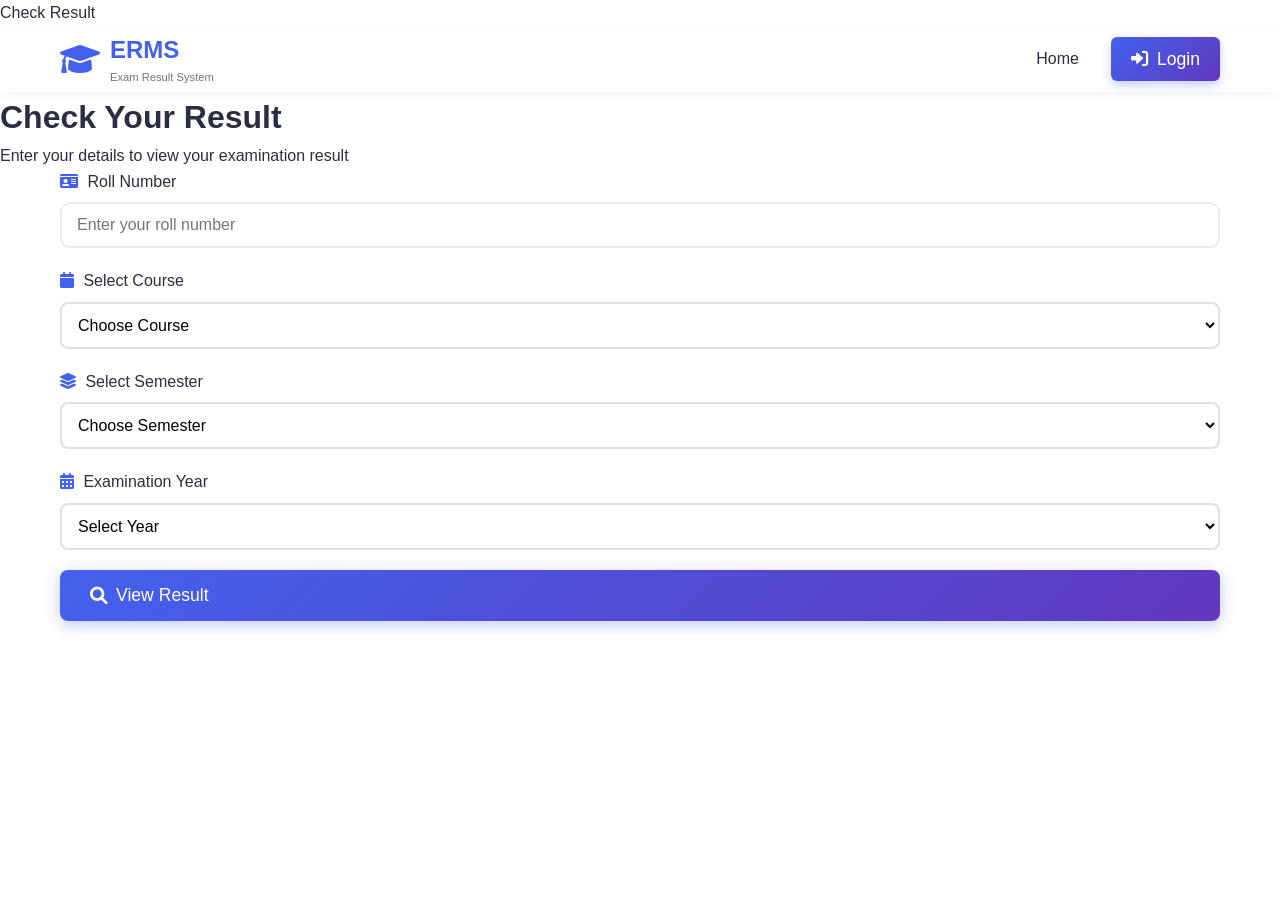
<file: check-result.html>
Check Result 

<!DOCTYPE html>
<html lang="en">
<head>
    <meta charset="UTF-8">
    <meta name="viewport" content="width=device-width, initial-scale=1.0">
    <title>Check Result - ERMS</title>
    <link rel="stylesheet" href="style.css">
    <link rel="stylesheet" href="https://cdnjs.cloudflare.com/ajax/libs/font-awesome/6.0.0/css/all.min.css">
</head>
<body>
    <nav class="navbar">
        <div class="nav-container">
            <a href="index.html" class="logo">
                <i class="fas fa-graduation-cap"></i>
                <div class="logo-text">
                    <span>ERMS</span>
                    <small>Exam Result System</small>
                </div>
            </a>
            <ul class="nav-links" id="navLinks">
                <li><a href="index.html">Home</a></li>
                <li><a href="login.html" class="btn-login"><i class="fas fa-sign-in-alt"></i> Login</a></li>
            </ul>
            <div class="hamburger" onclick="toggleMenu()">
                <i class="fas fa-bars"></i>
            </div>
        </div>
    </nav>

    <div class="page-header-simple">
        <h1>Check Your Result</h1>
        <p>Enter your details to view your examination result</p>
    </div>

    <div class="container">
        <div class="check-result-card">
            <form id="checkResultForm" onsubmit="checkResult(event)">
                <div class="form-row">
                    <div class="form-group">
                        <label><i class="fas fa-id-card"></i> Roll Number</label>
                        <input type="text" id="checkRollNo" placeholder="Enter your roll number" required>
                    </div>
                    <div class="form-group">
                        <label><i class="fas fa-calendar"></i> Select Course</label>
                        <select id="checkCourse" required>
                            <option value="">Choose Course</option>
                            <option value="BCA">BCA</option>
                            <option value="MCA">MCA</option>
                            <option value="B.Tech">B.Tech</option>
                            <option value="MBA">MBA</option>
                        </select>
                    </div>
                </div>
                <div class="form-row">
                    <div class="form-group">
                        <label><i class="fas fa-layer-group"></i> Select Semester</label>
                        <select id="checkSemester" required>
                            <option value="">Choose Semester</option>
                            <option value="1">Semester 1</option>
                            <option value="2">Semester 2</option>
                            <option value="3">Semester 3</option>
                            <option value="4">Semester 4</option>
                            <option value="5">Semester 5</option>
                            <option value="6">Semester 6</option>
                        </select>
                    </div>
                    <div class="form-group">
                        <label><i class="fas fa-calendar-alt"></i> Examination Year</label>
                        <select id="checkYear" required>
                            <option value="">Select Year</option>
                            <option value="2024">2024</option>
                            <option value="2023">2023</option>
                            <option value="2022">2022</option>
                        </select>
                    </div>
                </div>
                <button type="submit" class="btn btn-primary btn-large btn-block">
                    <i class="fas fa-search"></i> View Result
                </button>
            </form>
        </div>

        <!-- Result Display (Hidden by default) -->
        <div id="resultDisplay" class="result-display" style="display: none;">
            <div class="result-print-area">
                <div class="college-header">
                    <h2>UNIVERSITY INSTITUTE OF TECHNOLOGY</h2>
                    <p>Burdwan, West Bengal - 713104</p>
                    <hr>
                    <h3>STATEMENT OF MARKS</h3>
                    <p id="displayExamDetails">Examination: December 2023 | Semester <span id="displaySemester">4</span></p>
                </div>
                
                <div class="student-details">
                    <div class="details-row">
                        <div class="detail-item">
                            <label>Student Name:</label>
                            <span id="displayStudentName">John Doe</span>
                        </div>
                        <div class="detail-item">
                            <label>Roll Number:</label>
                            <span id="displayRollNo">STU001</span>
                        </div>
                    </div>
                    <div class="details-row">
                        <div class="detail-item">
                            <label>Course:</label>
                            <span id="displayCourse">BCA</span>
                        </div>
                        <div class="detail-item">
                            <label>Semester:</label>
                            <span id="displaySemesterNo">4</span>
                        </div>
                    </div>
                </div>

                <table class="marks-table">
                    <thead>
                        <tr>
                            <th>Subject Code</th>
                            <th>Subject Name</th>
                            <th>Theory</th>
                            <th>Practical</th>
                            <th>Total</th>
                            <th>Max Marks</th>
                            <th>Grade</th>
                            <th>Status</th>
                        </tr>
                    </thead>
                    <tbody id="displayMarksTable">
                        <tr>
                            <td>BCA401</td>
                            <td>Data Structures</td>
                            <td>75</td>
                            <td>20</td>
                            <td>95</td>
                            <td>100</td>
                            <td>A+</td>
                            <td><span class="badge pass">PASS</span></td>
                        </tr>
                        <tr>
                            <td>BCA402</td>
                            <td>Database Management</td>
                            <td>68</td>
                            <td>18</td>
                            <td>86</td>
                            <td>100</td>
                            <td>A</td>
                            <td><span class="badge pass">PASS</span></td>
                        </tr>
                    </tbody>
                    <tfoot>
                        <tr>
                            <td colspan="4"><strong>Grand Total</strong></td>
                            <td><strong>181</strong></td>
                            <td><strong>200</strong></td>
                            <td colspan="2"></td>
                        </tr>
                    </tfoot>
                </table>

                <div class="result-summary">
                    <div class="summary-item">
                        <span class="summary-label">Total Marks</span>
                        <span class="summary-value">181/200</span>
                    </div>
                    <div class="summary-item">
                        <span class="summary-label">Percentage</span>
                        <span class="summary-value">90.5%</span>
                    </div>
                    <div class="summary-item">
                        <span class="summary-label">Grade</span>
                        <span class="summary-value grade">A+</span>
                    </div>
                    <div class="summary-item">
                        <span class="summary-label">Status</span>
                        <span class="summary-value pass">PASS</span>
                    </div>
                </div>

                <div class="result-footer">
                    <div class="signature">
                        <p>_________________</p>
                        <p>Exam Controller</p>
                    </div>
                    <div class="signature">
                        <p>_________________</p>
                        <p>Principal</p>
                    </div>
                </div>
            </div>

            <div class="result-actions">
                <button onclick="downloadResultPDF()" class="btn btn-primary">
                    <i class="fas fa-download"></i> Download PDF
                </button>
                <button onclick="window.print()" class="btn btn-secondary">
                    <i class="fas fa-print"></i> Print
                </button>
                <button onclick="checkAnother()" class="btn btn-outline">
                    <i class="fas fa-redo"></i> Check Another
                </button>
            </div>
        </div>
    </div>

    <script src="main.js"></script>
</body>
</html>
</file>
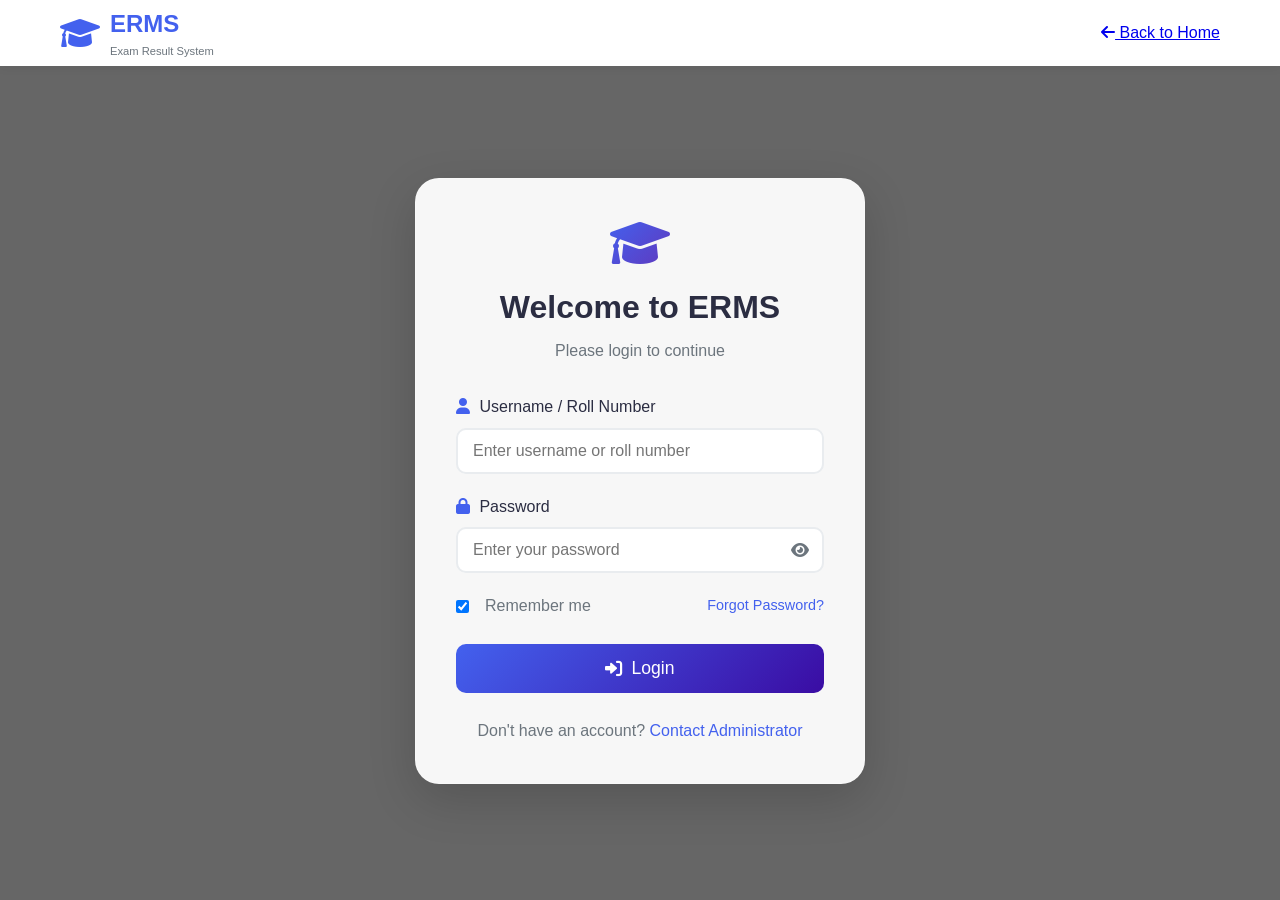
<file: login.html>
<!DOCTYPE html>
<html lang="en">

<head>
    <meta charset="UTF-8">
    <meta name="viewport" content="width=device-width, initial-scale=1.0">
    <title>Login - ERMS</title>
    <link rel="stylesheet" href="style.css">
    <link rel="stylesheet" href="https://cdnjs.cloudflare.com/ajax/libs/font-awesome/6.0.0/css/all.min.css">
    <style>
        .login-page {
            position: relative;
            background: none !important;
        }

        .login-page::before {
            content: '';
            position: fixed;
            top: 0;
            left: 0;
            width: 100%;
            height: 100%;
            background-image: url('https://images.pexels.com/photos/256455/pexels-photo-256455.jpeg?auto=compress&cs=tinysrgb&w=1260&h=750&dpr=2');
            background-size: cover;
            background-position: center;
            background-repeat: no-repeat;
            z-index: -2;
        }

        .login-page::after {
            content: '';
            position: fixed;
            top: 0;
            left: 0;
            width: 100%;
            height: 100%;
            background: rgba(0, 0, 0, 0.6);
            z-index: -1;
        }

        .login-card {
            background: rgba(255, 255, 255, 0.95) !important;
            backdrop-filter: blur(10px);
            border: 1px solid rgba(255, 255, 255, 0.2);
        }
    </style>
</head>

<body class="login-page">
    <!-- Simple Navigation -->
    <nav class="navbar">
        <div class="nav-container">
            <a href="index.html" class="logo">
                <i class="fas fa-graduation-cap"></i>
                <div class="logo-text">
                    <span>ERMS</span>
                    <small>Exam Result System</small>
                </div>
            </a>
            <a href="index.html" class="back-home"><i class="fas fa-arrow-left"></i> Back to Home</a>
        </div>
    </nav>

    <!-- Login Container -->
    <div class="login-wrapper">
        <div class="login-card">
            <div class="login-header">
                <i class="fas fa-graduation-cap"></i>
                <h2>Welcome to ERMS</h2>
                <p>Please login to continue</p>
            </div>

            <!-- Single Login Form -->
            <form id="loginForm" onsubmit="handleLogin(event)">
                <!-- <form id="loginForm" method="POST" action="login.php"></form> -->
                <div class="form-group">
                    <label><i class="fas fa-user"></i> Username / Roll Number</label>
                    <input type="text" id="username" placeholder="Enter username or roll number" required>
                </div>
                <div class="form-group">
                    <label><i class="fas fa-lock"></i> Password</label>
                    <div class="password-input">
                        <input type="password" id="password" placeholder="Enter your password" required>
                        <i class="fas fa-eye toggle-password" onclick="togglePassword('password')"></i>
                    </div>
                </div>

                <div class="form-options">
                    <label class="checkbox-container">
                        <input type="checkbox" checked>
                        <span class="checkmark"></span>
                        Remember me
                    </label>
                    <a href="#" class="forgot-link">Forgot Password?</a>
                </div>

                <button type="submit" class="btn-login"
                    style="width: 100%; padding: 14px; font-size: 1.1rem; justify-content: center;">
                    <i class="fas fa-sign-in-alt"></i> Login
                </button>
                <p id="loginMsg" style="text-align:center;
                margin-top: 10px; font-weight: 600;"></p>

            </form>

            <div class="login-footer">
                <p>Don't have an account? <a href="#">Contact Administrator</a></p>
            </div>
        </div>
    </div>

    <script src="main.js"></script>
    <script>
        async function handleLogin(event) {
            event.preventDefault();
            const username = document.getElementById('username').value.trim();
            const password = document.getElementById('password').value.trim();
            const msgEl = document.getElementById('loginMsg');
            const btn = event.submitter || document.querySelector('.btn-login');

            btn.disabled = true;
            btn.innerHTML = '<i class="fas fa-spinner fa-spin"></i> Logging in...';

            const form = new FormData();
            form.append('username', username);
            form.append('password', password);

            try {
                const res = await fetch('login.php', { method: 'POST', body: form });
                const result = await res.json();

                if (result.success) {
                    msgEl.style.color = '#4caf50';
                    msgEl.textContent = 'Login successful! Redirecting...';
                    setTimeout(() => window.location.href = result.redirect, 800);
                } else {
                    msgEl.style.color = '#f44336';
                    msgEl.textContent = result.message;
                    btn.disabled = false;
                    btn.innerHTML = '<i class="fas fa-sign-in-alt"></i> Login';
                }
            } catch (e) {
                msgEl.style.color = '#f44336';
                msgEl.textContent = 'Cannot connect. Is XAMPP running?';
                btn.disabled = false;
                btn.innerHTML = '<i class="fas fa-sign-in-alt"></i> Login';
            }
        }
    </script>
</body>

</html>
</file>
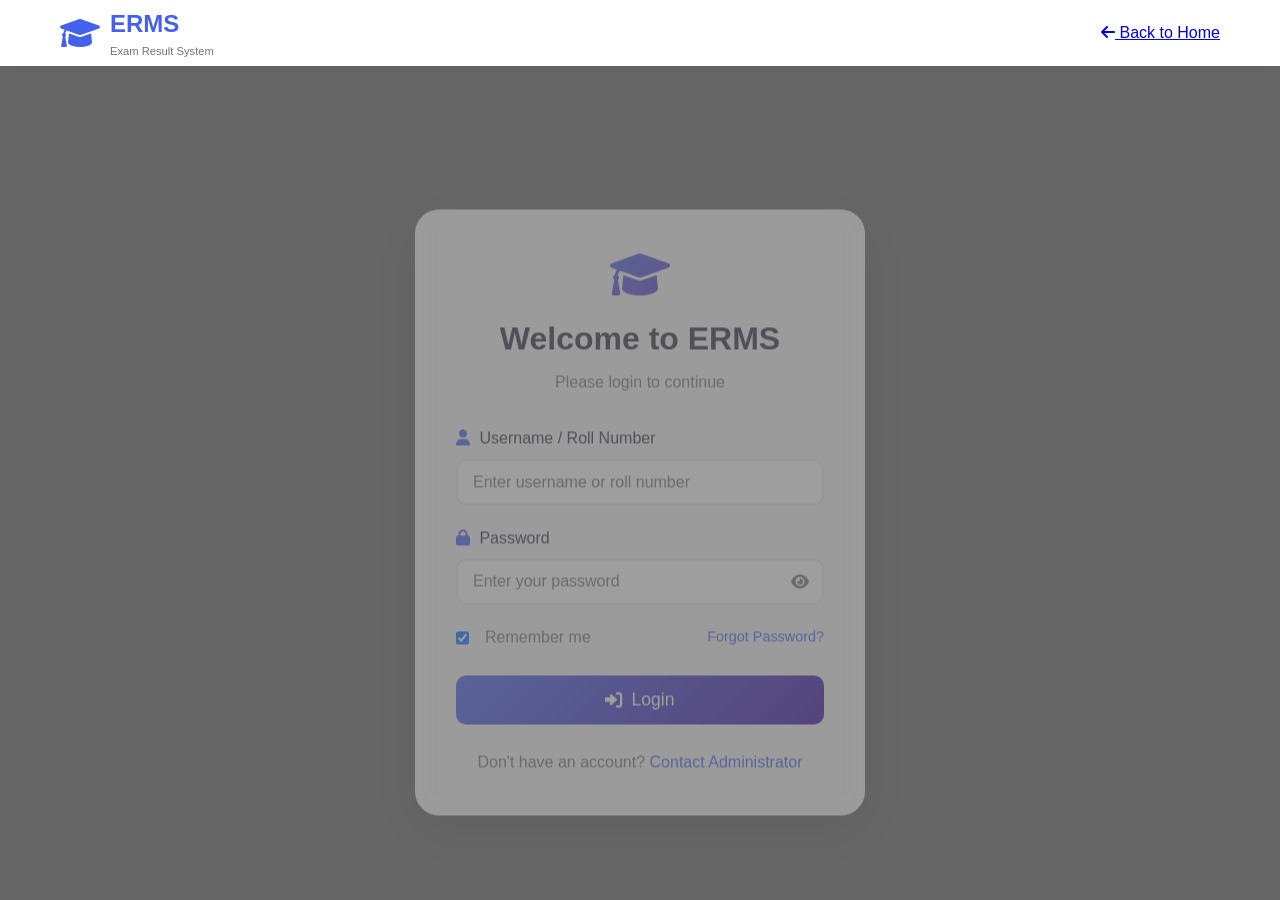
<file: student-dashboard.html>
<!DOCTYPE html>
<html lang="en">

<head>
    <meta charset="UTF-8">
    <meta name="viewport" content="width=device-width, initial-scale=1.0">
    <title>Student Dashboard - ERMS</title>
    <link rel="stylesheet" href="style.css">
    <link rel="stylesheet" href="https://cdnjs.cloudflare.com/ajax/libs/font-awesome/6.0.0/css/all.min.css">
</head>

<body>
    <!-- Dashboard Navigation -->
    <nav class="dashboard-nav">
        <div class="nav-container">
            <a href="index.html" class="logo">
                <i class="fas fa-graduation-cap"></i>
                <div class="logo-text">
                    <span>ERMS</span>
                    <small>Student Portal</small>
                </div>
            </a>
            <div class="nav-right">
                <div class="user-info">
                    <span class="user-name" id="displayName">Loading...</span>
                    <span class="user-roll" id="displayRoll"></span>
                </div>
                <button onclick="logout()" class="logout-btn">
                    <i class="fas fa-sign-out-alt"></i> Logout
                </button>
            </div>
        </div>
    </nav>

    <!-- Dashboard Container -->
    <div class="dashboard-layout">
        <!-- Sidebar -->
        <aside class="dashboard-sidebar">
            <div class="student-profile-card">
                <div class="profile-image" id="studentAvatar"
                    style="width:80px;height:80px;border-radius:50%;display:flex;align-items:center;justify-content:center;font-size:1.8rem;font-weight:700;color:#fff;letter-spacing:1px;margin:0 auto 10px;background:linear-gradient(135deg,#4361ee,#7c3aed);text-transform:uppercase;">
                    ?
                </div>
                <h3 id="studentName">Loading...</h3>
                <p id="studentCourse" style="font-size:0.78rem;color:#888;margin-top:4px;text-align:center;"></p>
                <div id="studentDeptBadge" style="display:inline-block;margin-top:6px;background:#e8eaf6;color:#3949ab;font-size:0.72rem;padding:3px 10px;border-radius:20px;font-weight:600;"></div>
            </div>

            <ul class="sidebar-menu">
                <li class="active">
                    <a href="student-dashboard.html">
                        <i class="fas fa-tachometer-alt"></i>
                        <span>Dashboard</span>
                    </a>
                </li>
                <li>
                    <a href="#" onclick="showResultModal()">
                        <i class="fas fa-chart-line"></i>
                        <span>View Results</span>
                    </a>
                </li>
                <li>
                    <a href="#" onclick="showSemesterResults()">
                        <i class="fas fa-layer-group"></i>
                        <span>Semester Results</span>
                    </a>
                </li>
                <li>
                    <a href="#" onclick="downloadMarksheet()">
                        <i class="fas fa-download"></i>
                        <span>Download Marksheet</span>
                    </a>
                </li>
                <li>
                    <a href="#" onclick="viewProfile()">
                        <i class="fas fa-user"></i>
                        <span>My Profile</span>
                    </a>
                </li>
                <li>
                    <a href="index.html" onclick="logout()">
                        <i class="fas fa-sign-out-alt"></i>
                        <span>Logout</span>
                    </a>
                </li>
            </ul>
        </aside>

        <!-- Main Content -->
        <main class="dashboard-main">
            <!-- Welcome Banner -->
            <div class="welcome-banner">
                <div class="welcome-text">
                    <h1>Welcome back, <span id="welcomeName">Student</span>! 👋</h1>
                    <p>Here's your academic summary and latest results</p>
                </div>
                <div class="date-display" id="currentDate"></div>
            </div>

            <!-- Stats Cards -->
            <div class="stats-grid">
                <div class="stat-card">
                    <div class="stat-icon" style="background: #e3f2fd;">
                        <i class="fas fa-star" style="color: #1976d2;"></i>
                    </div>
                    <div class="stat-details">
                        <h3>Current SGPA</h3>
                        <p class="stat-value" id="statSGPA">--</p>
                        <span class="stat-trend positive"><i class="fas fa-arrow-up"></i> Live</span>
                    </div>
                </div>
                <div class="stat-card">
                    <div class="stat-icon" style="background: #e8f5e8;">
                        <i class="fas fa-trophy" style="color: #388e3c;"></i>
                    </div>
                    <div class="stat-details">
                        <h3>CGPA</h3>
                        <p class="stat-value" id="statCGPA">--</p>
                        <span class="stat-trend">Overall</span>
                    </div>
                </div>
                <div class="stat-card">
                    <div class="stat-icon" style="background: #fff3e0;">
                        <i class="fas fa-book" style="color: #f57c00;"></i>
                    </div>
                    <div class="stat-details">
                        <h3>Semesters</h3>
                        <p class="stat-value" id="statSubjects">--</p>
                        <span class="stat-trend">Completed</span>
                    </div>
                </div>
                <div class="stat-card">
                    <div class="stat-icon" style="background: #fce4e4;">
                        <i class="fas fa-check-circle" style="color: #c2185b;"></i>
                    </div>
                    <div class="stat-details">
                        <h3>Status</h3>
                        <p class="stat-value" id="statStatus">--</p>
                        <span class="stat-trend positive">Latest Sem</span>
                    </div>
                </div>
            </div>

            <!-- Semester Result Selector -->
            <div id="semResultsSection"
                style="background:white;border-radius:18px;padding:28px 30px;margin-bottom:24px;box-shadow:0 2px 16px rgba(67,97,238,0.07);">
                <h2 style="font-size:1.1rem;color:#2b2d42;margin-bottom:18px;display:flex;align-items:center;gap:10px;">
                    <i class="fas fa-graduation-cap" style="color:#4361ee;"></i> View Semester Results
                </h2>
                <div style="display:flex;align-items:flex-end;gap:14px;flex-wrap:wrap;">
                    <div style="flex:1;min-width:170px;">
                        <label
                            style="display:block;font-size:0.82rem;color:#888;margin-bottom:6px;font-weight:600;text-transform:uppercase;letter-spacing:.5px;">Semester</label>
                        <select id="semDropdown" class="form-control"
                            style="padding:11px 14px;border:1.5px solid #e0e0e0;border-radius:10px;font-size:0.95rem;outline:none;">
                            <!-- Populated by JS based on student course -->
                        </select>
                    </div>
                    <div style="flex:1;min-width:150px;">
                        <label
                            style="display:block;font-size:0.82rem;color:#888;margin-bottom:6px;font-weight:600;text-transform:uppercase;letter-spacing:.5px;">Exam
                            Year</label>
                        <select id="examYearDropdown" class="form-control"
                            style="padding:11px 14px;border:1.5px solid #e0e0e0;border-radius:10px;font-size:0.95rem;outline:none;">
                            <option value="">Auto-detect</option>
                        </select>
                    </div>
                    <button onclick="viewSemesterResult()" id="viewMarksheetBtn"
                        style="background:linear-gradient(135deg,#4361ee,#7c3aed);color:white;border:none;padding:12px 28px;border-radius:10px;font-weight:700;font-size:0.95rem;cursor:pointer;display:flex;align-items:center;gap:8px;white-space:nowrap;box-shadow:0 4px 15px rgba(67,97,238,0.3);transition:transform .2s;"
                        onmouseover="this.style.transform='translateY(-2px)'" onmouseout="this.style.transform='none'">
                        <i class="fas fa-eye"></i> View Marksheet
                    </button>
                </div>
                <!-- Inline marksheet renders here -->
                <div id="inlineMarksheet" style="display:none;margin-top:26px;"></div>
            </div>

            <!-- Semester Academic History Table -->
            <div id="semHistorySection" style="background:white;border-radius:18px;padding:24px 28px;margin-bottom:24px;box-shadow:0 2px 16px rgba(67,97,238,0.07);">
                <h2 style="font-size:1.05rem;color:#2b2d42;margin-bottom:16px;display:flex;align-items:center;gap:10px;">
                    <i class="fas fa-layer-group" style="color:#4361ee;"></i> Semester-wise Academic History
                    <span id="cgpaBadge" style="margin-left:auto;background:linear-gradient(135deg,#4361ee,#7c3aed);color:#fff;font-size:0.8rem;padding:4px 14px;border-radius:20px;font-weight:700;">CGPA: --</span>
                </h2>
                <div style="overflow-x:auto;">
                    <table style="width:100%;border-collapse:collapse;font-size:0.88rem;">
                        <thead>
                            <tr style="background:#f0f4ff;">
                                <th style="padding:10px 12px;text-align:left;color:#4361ee;font-weight:700;border-bottom:2px solid #e0e6ff;">Semester</th>
                                <th style="padding:10px 12px;text-align:center;color:#4361ee;font-weight:700;border-bottom:2px solid #e0e6ff;">Year</th>
                                <th style="padding:10px 12px;text-align:center;color:#4361ee;font-weight:700;border-bottom:2px solid #e0e6ff;">Marks</th>
                                <th style="padding:10px 12px;text-align:center;color:#4361ee;font-weight:700;border-bottom:2px solid #e0e6ff;">%</th>
                                <th style="padding:10px 12px;text-align:center;color:#4361ee;font-weight:700;border-bottom:2px solid #e0e6ff;">SGPA</th>
                                <th style="padding:10px 12px;text-align:center;color:#4361ee;font-weight:700;border-bottom:2px solid #e0e6ff;">Grade</th>
                                <th style="padding:10px 12px;text-align:center;color:#4361ee;font-weight:700;border-bottom:2px solid #e0e6ff;">Result</th>
                                <th style="padding:10px 12px;text-align:center;color:#4361ee;font-weight:700;border-bottom:2px solid #e0e6ff;">Action</th>
                            </tr>
                        </thead>
                        <tbody id="semesterResultsBody">
                            <tr><td colspan="8" style="text-align:center;padding:20px;color:#aaa;"><i class="fas fa-spinner fa-spin"></i> Loading...</td></tr>
                        </tbody>
                    </table>
                </div>
            </div>

            <!-- Subject Performance Cards (Current Semester) -->
            <div id="subjectCardsSection" style="background:white;border-radius:18px;padding:24px 28px;margin-bottom:24px;box-shadow:0 2px 16px rgba(67,97,238,0.07);">
                <h2 style="font-size:1.05rem;color:#2b2d42;margin-bottom:16px;display:flex;align-items:center;gap:10px;">
                    <i class="fas fa-book-open" style="color:#f57c00;"></i> Current Semester — Subject Performance
                    <span id="currentSemBadge" style="margin-left:auto;background:#fff3e0;color:#f57c00;font-size:0.78rem;padding:3px 12px;border-radius:20px;font-weight:600;"></span>
                </h2>
                <div id="subjectPerformanceGrid" style="display:grid;grid-template-columns:repeat(auto-fill,minmax(220px,1fr));gap:14px;"></div>
            </div>

            <!-- Hidden stub for timeline (kept for JS compatibility) -->
            <div id="academicTimeline" style="display:none;"></div>


            <div id="profileSection" style="display:none;">
                <div class="card" style="max-width:850px; margin:0 auto;">
                    <div class="card-header" style="border-bottom:2px solid #e0e0e0; padding-bottom:15px;">
                        <h2 style="display:flex;align-items:center;gap:10px;">
                            <i class="fas fa-user-circle" style="color:#4361ee;font-size:1.5rem;"></i> My Profile
                        </h2>
                    </div>
                    <div style="padding:10px 0;">
                        <!-- Profile Photo + Name Header -->
                        <div
                            style="text-align:center; padding:20px 0 25px; border-bottom:1px solid #f0f0f0; margin-bottom:20px;">
                            <div id="profileAvatar"
                                style="width:90px;height:90px;border-radius:50%;background:linear-gradient(135deg,#4361ee,#7c3aed);display:flex;align-items:center;justify-content:center;margin:0 auto 12px;font-size:2rem;font-weight:800;color:#fff;letter-spacing:1px;text-transform:uppercase;box-shadow:0 4px 18px rgba(67,97,238,0.35);">
                                ?
                            </div>
                            <h3 id="profileFullName" style="font-size:1.4rem;color:#2b2d42;margin-bottom:6px;">--</h3>
                            <p id="profileRollBadge"
                                style="display:inline-block;background:#e3f2fd;color:#1565c0;padding:4px 14px;border-radius:20px;font-size:0.85rem;font-weight:600;">
                                --</p>
                        </div>

                        <!-- Profile Details Grid - 6 main fields -->
                        <div style="display:grid; grid-template-columns:1fr 1fr; gap:0;">

                            <!-- Date of Birth -->
                            <div
                                style="padding:16px 22px; border-bottom:1px solid #f0f0f0; border-right:1px solid #f0f0f0;">
                                <div
                                    style="font-size:0.72rem;color:#888;text-transform:uppercase;letter-spacing:0.6px;margin-bottom:6px;">
                                    <i class="fas fa-birthday-cake" style="margin-right:6px;color:#e91e63;"></i> Date of
                                    Birth
                                </div>
                                <div id="profileDOB" style="font-size:1rem;font-weight:700;color:#2b2d42;">--</div>
                            </div>

                            <!-- Enrollment No -->
                            <div style="padding:16px 22px; border-bottom:1px solid #f0f0f0;">
                                <div
                                    style="font-size:0.72rem;color:#888;text-transform:uppercase;letter-spacing:0.6px;margin-bottom:6px;">
                                    <i class="fas fa-id-badge" style="margin-right:6px;color:#4361ee;"></i> Enrollment
                                    No
                                </div>
                                <div id="profileEnrollment" style="font-size:1rem;font-weight:700;color:#2b2d42;">--
                                </div>
                            </div>

                            <!-- Course -->
                            <div
                                style="padding:16px 22px; border-bottom:1px solid #f0f0f0; border-right:1px solid #f0f0f0;">
                                <div
                                    style="font-size:0.72rem;color:#888;text-transform:uppercase;letter-spacing:0.6px;margin-bottom:6px;">
                                    <i class="fas fa-graduation-cap" style="margin-right:6px;color:#f57c00;"></i> Course
                                </div>
                                <div id="profileCourse" style="font-size:1rem;font-weight:700;color:#2b2d42;">--</div>
                            </div>

                            <!-- Academic Year -->
                            <div style="padding:16px 22px; border-bottom:1px solid #f0f0f0;">
                                <div
                                    style="font-size:0.72rem;color:#888;text-transform:uppercase;letter-spacing:0.6px;margin-bottom:6px;">
                                    <i class="fas fa-calendar-alt" style="margin-right:6px;color:#3f51b5;"></i> Academic
                                    Year
                                </div>
                                <div id="profileAcademicYear" style="font-size:1rem;font-weight:700;color:#2b2d42;">--
                                </div>
                            </div>

                            <!-- Gender -->
                            <div
                                style="padding:16px 22px; border-bottom:1px solid #f0f0f0; border-right:1px solid #f0f0f0;">
                                <div
                                    style="font-size:0.72rem;color:#888;text-transform:uppercase;letter-spacing:0.6px;margin-bottom:6px;">
                                    <i class="fas fa-venus-mars" style="margin-right:6px;color:#9c27b0;"></i> Gender
                                </div>
                                <div id="profileGender" style="font-size:1rem;font-weight:700;color:#2b2d42;">--</div>
                            </div>

                            <!-- Email -->
                            <div style="padding:16px 22px; border-bottom:1px solid #f0f0f0;">
                                <div
                                    style="font-size:0.72rem;color:#888;text-transform:uppercase;letter-spacing:0.6px;margin-bottom:6px;">
                                    <i class="fas fa-envelope" style="margin-right:6px;color:#e91e63;"></i> Email
                                </div>
                                <div id="profileEmail"
                                    style="font-size:1rem;font-weight:700;color:#2b2d42;word-break:break-all;">--</div>
                            </div>

                            <!-- Current Semester -->
                            <div style="padding:16px 22px; border-right:1px solid #f0f0f0;">
                                <div
                                    style="font-size:0.72rem;color:#888;text-transform:uppercase;letter-spacing:0.6px;margin-bottom:6px;">
                                    <i class="fas fa-layer-group" style="margin-right:6px;color:#795548;"></i> Current
                                    Semester
                                </div>
                                <div id="profileSemester" style="font-size:1rem;font-weight:700;color:#2b2d42;">--</div>
                            </div>

                            <!-- Phone -->
                            <div style="padding:16px 22px;">
                                <div
                                    style="font-size:0.72rem;color:#888;text-transform:uppercase;letter-spacing:0.6px;margin-bottom:6px;">
                                    <i class="fas fa-phone" style="margin-right:6px;color:#4caf50;"></i> Phone
                                </div>
                                <div id="profilePhone" style="font-size:1rem;font-weight:700;color:#2b2d42;">--</div>
                            </div>

                        </div>
                        <!-- hidden helper for viewProfile() -->
                        <div id="profileName" style="display:none;"></div>
                    </div>
                </div>
            </div>

        </main>
    </div>

    <!-- Dynamic Result Modal -->
    <div id="resultModal" class="modal">
        <div class="modal-content result-modal"
            style="max-width:860px;margin:30px auto;border-radius:18px;overflow:hidden;">
            <div class="modal-header"
                style="background:linear-gradient(135deg,#4361ee,#3a0ca3);color:white;padding:20px 28px;">
                <h2 style="margin:0;font-size:1.2rem;color:white;">
                    <i class="fas fa-file-alt" style="margin-right:8px;"></i>
                    Detailed Statement of Marks — Semester <span id="modalSemesterTitle">–</span>
                </h2>
                <span class="close" onclick="closeModal()"
                    style="color:white;font-size:1.8rem;cursor:pointer;">&times;</span>
            </div>
            <div class="modal-body" style="max-height:78vh;overflow-y:auto;padding:24px;">
                <!-- Student Info Header -->
                <div style="display:grid;grid-template-columns:1fr 1fr;gap:0;border:2px solid #000;margin-bottom:20px;">
                    <div style="padding:10px 16px;border-right:1px solid #ccc;border-bottom:1px solid #ccc;">
                        <strong>Student Name:</strong> <span id="modalStudentName">–</span>
                    </div>
                    <div style="padding:10px 16px;border-bottom:1px solid #ccc;">
                        <strong>Roll Number:</strong> <span id="modalRollNo">–</span>
                    </div>
                    <div style="padding:10px 16px;border-right:1px solid #ccc;border-bottom:1px solid #ccc;">
                        <strong>Father's Name:</strong> <span id="modalFatherName">–</span>
                    </div>
                    <div style="padding:10px 16px;border-bottom:1px solid #ccc;">
                        <strong>Registration No:</strong> <span id="modalRegNo">–</span>
                    </div>
                    <div style="padding:10px 16px;border-right:1px solid #ccc;">
                        <strong>Course:</strong> <span id="modalCourse">–</span>
                    </div>
                    <div style="padding:10px 16px;">
                        <strong>Exam Year:</strong> <span id="modalExamYear">–</span>
                    </div>
                </div>

                <!-- Marks Table -->
                <h4 style="font-size:1rem;font-weight:bold;margin:18px 0 10px;">Subject-wise Marks</h4>
                <div style="overflow-x:auto;">
                    <table style="width:100%;border-collapse:collapse;border:2px solid #000;font-size:13.5px;">
                        <thead>
                            <tr style="background:#f0f0f0;">
                                <th style="border:1px solid #000;padding:9px 8px;">S.No</th>
                                <th style="border:1px solid #000;padding:9px 8px;">Code</th>
                                <th style="border:1px solid #000;padding:9px 8px;text-align:left;">Subject Name</th>
                                <th style="border:1px solid #000;padding:9px 8px;">Theory</th>
                                <th style="border:1px solid #000;padding:9px 8px;">Practical</th>
                                <th style="border:1px solid #000;padding:9px 8px;">Total</th>
                                <th style="border:1px solid #000;padding:9px 8px;">Max</th>
                                <th style="border:1px solid #000;padding:9px 8px;">Grade</th>
                                <th style="border:1px solid #000;padding:9px 8px;">Status</th>
                            </tr>
                        </thead>
                        <tbody id="dynamicMarksBody">
                            <tr>
                                <td colspan="9" style="text-align:center;padding:18px;color:#888;">Loading...</td>
                            </tr>
                        </tbody>
                        <tfoot>
                            <tr style="background:#f5f5f5;font-weight:bold;">
                                <td colspan="5" style="border:1px solid #000;padding:9px 8px;text-align:right;">Grand
                                    Total</td>
                                <td style="border:1px solid #000;padding:9px 8px;text-align:center;"
                                    id="modalGrandTotal">–</td>
                                <td style="border:1px solid #000;padding:9px 8px;text-align:center;" id="modalGrandMax">
                                    –</td>
                                <td colspan="2" style="border:1px solid #000;padding:9px 8px;"></td>
                            </tr>
                        </tfoot>
                    </table>
                </div>

                <!-- Summary Bar -->
                <div
                    style="display:flex;justify-content:space-around;margin:22px 0 10px;padding:16px;border:2px solid #000;text-align:center;flex-wrap:wrap;gap:8px;">
                    <div>
                        <div style="font-size:12px;color:#666;margin-bottom:4px;">Total Marks</div>
                        <div style="font-size:1.2rem;font-weight:bold;" id="modalTotalMarks">–</div>
                    </div>
                    <div>
                        <div style="font-size:12px;color:#666;margin-bottom:4px;">Percentage</div>
                        <div style="font-size:1.2rem;font-weight:bold;" id="modalPercentage">–</div>
                    </div>
                    <div>
                        <div style="font-size:12px;color:#666;margin-bottom:4px;">SGPA</div>
                        <div style="font-size:1.2rem;font-weight:bold;" id="modalSGPA">–</div>
                    </div>
                    <div>
                        <div style="font-size:12px;color:#666;margin-bottom:4px;">Grade</div>
                        <div style="font-size:1.2rem;font-weight:bold;color:#4361ee;" id="modalGrade">–</div>
                    </div>
                    <div>
                        <div style="font-size:12px;color:#666;margin-bottom:4px;">Result</div>
                        <div style="font-size:1.2rem;font-weight:bold;" id="modalStatus">–</div>
                    </div>
                </div>

                <!-- Signatures -->
                <div style="display:flex;justify-content:space-around;margin-top:36px;margin-bottom:10px;">
                    <div style="text-align:center;">
                        <div style="border-top:2px solid #000;width:140px;margin-bottom:5px;"></div>
                        <p style="margin:0;font-size:13px;">Exam Controller</p>
                    </div>
                    <div style="text-align:center;">
                        <div style="border-top:2px solid #000;width:140px;margin-bottom:5px;"></div>
                        <p style="margin:0;font-size:13px;">Principal</p>
                    </div>
                    <div style="text-align:center;">
                        <div style="border-top:2px solid #000;width:140px;margin-bottom:5px;"></div>
                        <p style="margin:0;font-size:13px;">Registrar</p>
                    </div>
                </div>
                <p style="text-align:center;font-size:11px;color:#888;margin-top:12px;">This is a computer generated
                    statement. No signature required. Generated on: <span id="modalGenDate"></span></p>
            </div>
            <div class="modal-footer"
                style="padding:16px 24px;border-top:1px solid #e9ecef;display:flex;justify-content:flex-end;gap:10px;">
                <button onclick="window.print()" class="btn btn-secondary"><i class="fas fa-print"></i> Print</button>
                <a id="marksheetPrintLink" href="marksheet.php" target="_blank" class="btn btn-primary" style="text-decoration:none;"><i class="fas fa-file-alt"></i> Full Marksheet</a>
                <button onclick="closeModal()" class="btn btn-outline">Close</button>
            </div>
        </div>
    </div>

    <script src="main.js"></script>
    <script>
        // Inline script to load real student data from DB
        document.addEventListener('DOMContentLoaded', async function () {
            try {
                // 1. Check session and populate student info
                const session = await (await fetch('session_check.php', { headers: { 'X-Requested-With': 'XMLHttpRequest' } })).json();
                if (!session.success || session.role !== 'student') { window.location.href = 'login.html'; return; }

                const firstName = (session.name || 'Student').split(' ')[0];
                // Use optional chaining so missing elements don't crash the script
                const _set = (id, val) => { const el = document.getElementById(id); if (el) el.textContent = val; };
                _set('displayName', session.name);
                _set('displayRoll', session.roll_number);
                _set('studentName', session.name);
                _set('studentRoll', 'Roll: ' + session.roll_number);
                _set('studentCourse', (session.course_name || 'Course') + ' — Sem ' + (session.semester || 1));
                _set('welcomeName', firstName);
                _set('currentSemBadge', 'Semester ' + (session.semester || 1));
                if (session.department) {
                    const db = document.getElementById('studentDeptBadge');
                    if (db) { db.textContent = session.department; db.style.display = 'inline-block'; }
                }

                // ── Populate semester dropdown ──────────────────────
                const semSel = document.getElementById('semDropdown');
                const yearSel = document.getElementById('examYearDropdown');
                if (semSel) {
                    const totalSems = parseInt(session.total_semesters || 6);
                    semSel.innerHTML = '';
                    for (let i = 1; i <= totalSems; i++) {
                        const opt = document.createElement('option');
                        opt.value = i;
                        opt.textContent = 'Semester ' + i;
                        if (i === parseInt(session.semester || 1)) opt.selected = true;
                        semSel.appendChild(opt);
                    }
                }
                if (yearSel) {
                    const curYear = new Date().getFullYear();
                    yearSel.innerHTML = '<option value="">Auto-detect</option>';
                    for (let y = curYear; y >= curYear - 5; y--) {
                        const opt = document.createElement('option');
                        opt.value = y; opt.textContent = y;
                        yearSel.appendChild(opt);
                    }
                }

                // Store profile in window for the modal
                window._studentSession = session;


                const nameParts = (session.name || 'S').split(' ');
                const initials = nameParts.length >= 2
                    ? (nameParts[0][0] + nameParts[nameParts.length - 1][0]).toUpperCase()
                    : nameParts[0].substring(0, 2).toUpperCase();

                // Generate unique color from name
                let hash = 0;
                for (let i = 0; i < session.name.length; i++) {
                    hash = session.name.charCodeAt(i) + ((hash << 5) - hash);
                }
                const gradients = [
                    'linear-gradient(135deg, #667eea, #764ba2)',
                    'linear-gradient(135deg, #f093fb, #f5576c)',
                    'linear-gradient(135deg, #4facfe, #00f2fe)',
                    'linear-gradient(135deg, #43e97b, #38f9d7)',
                    'linear-gradient(135deg, #fa709a, #fee140)',
                    'linear-gradient(135deg, #a18cd1, #fbc2eb)',
                    'linear-gradient(135deg, #fccb90, #d57eeb)',
                    'linear-gradient(135deg, #e0c3fc, #8ec5fc)',
                    'linear-gradient(135deg, #f5576c, #ff9a9e)',
                    'linear-gradient(135deg, #667eea, #43e97b)',
                    'linear-gradient(135deg, #ff9a9e, #fad0c4)',
                    'linear-gradient(135deg, #a1c4fd, #c2e9fb)',
                    'linear-gradient(135deg, #d4fc79, #96e6a1)',
                    'linear-gradient(135deg, #84fab0, #8fd3f4)',
                    'linear-gradient(135deg, #fbc2eb, #a6c1ee)',
                ];
                const avatarEl = document.getElementById('studentAvatar');
                avatarEl.textContent = initials;
                avatarEl.style.background = gradients[Math.abs(hash) % gradients.length];
                avatarEl.style.boxShadow = '0 4px 15px rgba(0,0,0,0.2)';

                // 2. Load semester summary from student_api
                const semData = await (await fetch('student_api.php?action=get_semester_summary', { headers: { 'X-Requested-With': 'XMLHttpRequest' } })).json();
                const tbody = document.getElementById('semesterResultsBody');

                if (semData.success && semData.semesters && semData.semesters.length > 0) {
                    tbody.innerHTML = '';
                    semData.semesters.forEach(sem => {
                        const perc  = parseFloat(sem.percentage) || 0;
                        const sgpa  = sem.sgpa  || (perc / 10).toFixed(2);
                        const grade = sem.grade  || (perc>=90?'A+':perc>=80?'A':perc>=70?'B+':perc>=60?'B':perc>=50?'C':perc>=40?'D':'F');
                        const status= sem.status || (sem.fail_count==0?'PASS':'FAIL');
                        const sc    = status==='PASS'?'#388e3c':'#d32f2f';
                        tbody.innerHTML += `<tr style="border-bottom:1px solid #f0f4ff;">
                            <td style="padding:11px 12px;font-weight:600;">Semester ${sem.semester}</td>
                            <td style="padding:11px 12px;text-align:center;color:#666;">${sem.exam_year}</td>
                            <td style="padding:11px 12px;text-align:center;">${sem.obtained}/${sem.max_marks}</td>
                            <td style="padding:11px 12px;text-align:center;font-weight:600;">${perc}%</td>
                            <td style="padding:11px 12px;text-align:center;font-weight:700;color:#4361ee;">${sgpa}</td>
                            <td style="padding:11px 12px;text-align:center;"><span style="background:#e8eaf6;color:#3949ab;padding:3px 10px;border-radius:12px;font-size:0.82rem;font-weight:700;">${grade}</span></td>
                            <td style="padding:11px 12px;text-align:center;"><span style="background:${status==='PASS'?'#e8f5e9':'#ffebee'};color:${sc};padding:3px 12px;border-radius:12px;font-size:0.82rem;font-weight:700;">${status}</span></td>
                            <td style="padding:11px 12px;text-align:center;">
                                <button onclick="viewSemByNum(${sem.semester})" style="background:#4361ee;color:#fff;border:none;padding:5px 12px;border-radius:8px;font-size:0.8rem;cursor:pointer;"><i class="fas fa-eye"></i> View</button>
                                <a href="marksheet.php?semester=${sem.semester}&exam_year=${sem.exam_year}" target="_blank" style="background:#e8f5e9;color:#388e3c;border:none;padding:5px 10px;border-radius:8px;font-size:0.8rem;cursor:pointer;text-decoration:none;display:inline-block;margin-left:4px;"><i class="fas fa-print"></i></a>
                            </td>
                        </tr>`;
                    });
                    const latest   = semData.semesters[semData.semesters.length - 1];
                    const cgpa     = semData.cgpa || 0;
                    const latestSgpa = latest.sgpa || (parseFloat(latest.percentage)/10).toFixed(2);
                    document.getElementById('statSGPA').textContent    = latestSgpa;
                    document.getElementById('statCGPA').textContent    = cgpa;
                    document.getElementById('statSubjects').textContent= semData.semesters.length + ' Sem';
                    document.getElementById('statStatus').textContent  = latest.status || (latest.fail_count==0?'PASS':'FAIL');
                    const cgpaBadge = document.getElementById('cgpaBadge');
                    if (cgpaBadge) cgpaBadge.textContent = 'CGPA: ' + cgpa;
                } else {
                    tbody.innerHTML = '<tr><td colspan="8" style="text-align:center;padding:20px;color:#888;">No published results yet. Results will appear once admin publishes them.</td></tr>';
                    ['statSGPA','statCGPA','statSubjects','statStatus'].forEach(id => _set(id, id==='statSubjects'?'0':'--'));
                }

                // 3. Load current semester subject details
                const resSub = await (await fetch('student_api.php?action=get_results&semester=' + (session.semester || 1), { headers: { 'X-Requested-With': 'XMLHttpRequest' } })).json();
                const grid = document.getElementById('subjectPerformanceGrid');
                const subjectList = resSub.marks || resSub.results || [];

                if (resSub.success && subjectList.length > 0) {
                    grid.innerHTML = '';
                    subjectList.forEach(r => {
                        const total = (parseInt(r.theory_marks)||0)+(parseInt(r.practical_marks)||0);
                        const max   = parseInt(r.max_total)||100;
                        const pct   = Math.round(total/max*100);
                        const gc    = r.status==='PASS'?'#388e3c':'#d32f2f';
                        grid.innerHTML += `<div style="background:#f8f9ff;border-radius:14px;padding:16px;border:1.5px solid #e0e6ff;">
                            <div style="display:flex;justify-content:space-between;align-items:center;margin-bottom:10px;">
                                <span style="font-weight:700;font-size:0.88rem;color:#2b2d42;">${r.subject_name}</span>
                                <span style="background:#e8eaf6;color:#3949ab;padding:2px 9px;border-radius:10px;font-size:0.78rem;font-weight:700;">${r.grade||'--'}</span>
                            </div>
                            <div style="font-size:0.78rem;color:#888;margin-bottom:4px;">${r.subject_code}</div>
                            <div style="display:flex;justify-content:space-between;font-size:0.82rem;margin-bottom:8px;">
                                <span>Theory: <strong>${r.theory_marks}</strong></span>
                                <span>Practical: <strong>${r.practical_marks}</strong></span>
                                <span style="color:${gc};font-weight:700;">${total}/${max}</span>
                            </div>
                            <div style="background:#e0e6ff;border-radius:6px;height:6px;"><div style="background:linear-gradient(90deg,#4361ee,#7c3aed);height:6px;border-radius:6px;width:${pct}%;transition:width .6s;"></div></div>
                            <div style="text-align:right;font-size:0.75rem;color:#888;margin-top:3px;">${pct}%</div>
                        </div>`;
                    });
                } else {
                    grid.innerHTML = '<p style="text-align:center;padding:20px;color:#888;">No results for this semester yet.</p>';
                }

                // 4. Build academic timeline
                const timeline = document.getElementById('academicTimeline');
                if (semData.success && semData.semesters && semData.semesters.length > 0) {
                    timeline.innerHTML = '';
                    // Current semester first
                    timeline.innerHTML += `<div class="timeline-item"><div class="timeline-marker">${new Date().getFullYear()}</div><div class="timeline-content"><h4>Semester ${session.semester || 1} - Ongoing</h4><p>Current semester in progress</p></div></div>`;
                    // Previous semesters
                    [...semData.semesters].reverse().forEach(sem => {
                        const perc = parseFloat(sem.percentage) || 0;
                        timeline.innerHTML += `<div class="timeline-item"><div class="timeline-marker">${sem.exam_year}</div><div class="timeline-content"><h4>Semester ${sem.semester} - Completed</h4><p>SGPA: ${(perc / 10).toFixed(1)} | Percentage: ${perc}%</p></div></div>`;
                    });
                } else {
                    timeline.innerHTML = '<p style="text-align:center;padding:20px;color:#888;">No academic history yet.</p>';
                }

            } catch (err) {
                console.error('Dashboard load error:', err);
            }
        });

        // ── View Profile ──────────────────────────────────
        async function viewProfile() {
            // Hide all main sections, show profile
            document.querySelectorAll('.dashboard-main > .welcome-banner, .dashboard-main > .stats-grid, .dashboard-main > .card, #semResultsSection, #semHistorySection').forEach(el => el.style.display = 'none');
            document.getElementById('profileSection').style.display = 'block';

            // Highlight sidebar
            document.querySelectorAll('.sidebar-menu li').forEach(li => li.classList.remove('active'));
            document.querySelectorAll('.sidebar-menu li')[4].classList.add('active'); // My Profile is 5th item

            try {
                const res = await fetch('student_api.php?action=get_profile', { headers: { 'X-Requested-With': 'XMLHttpRequest' } });
                const data = await res.json();
                if (!data.success || !data.profile) return;

                const p = data.profile;
                document.getElementById('profileFullName').textContent = p.full_name || '--';

                // ── Dynamic initials avatar in profile section ──
                const profName = p.full_name || 'Student';
                const profParts = profName.trim().split(/\s+/);
                const profInitials = profParts.length >= 2
                    ? (profParts[0][0] + profParts[profParts.length - 1][0]).toUpperCase()
                    : profParts[0].substring(0, 2).toUpperCase();
                let profHash = 0;
                for (let i = 0; i < profName.length; i++) {
                    profHash = profName.charCodeAt(i) + ((profHash << 5) - profHash);
                }
                const profGradients = [
                    'linear-gradient(135deg,#667eea,#764ba2)',
                    'linear-gradient(135deg,#f093fb,#f5576c)',
                    'linear-gradient(135deg,#4facfe,#00f2fe)',
                    'linear-gradient(135deg,#43e97b,#38f9d7)',
                    'linear-gradient(135deg,#fa709a,#fee140)',
                    'linear-gradient(135deg,#a18cd1,#fbc2eb)',
                    'linear-gradient(135deg,#fccb90,#d57eeb)',
                    'linear-gradient(135deg,#e0c3fc,#8ec5fc)',
                    'linear-gradient(135deg,#f5576c,#ff9a9e)',
                    'linear-gradient(135deg,#84fab0,#8fd3f4)',
                    'linear-gradient(135deg,#a1c4fd,#c2e9fb)',
                    'linear-gradient(135deg,#d4fc79,#96e6a1)',
                    'linear-gradient(135deg,#fbc2eb,#a6c1ee)',
                    'linear-gradient(135deg,#ff9a9e,#fad0c4)',
                    'linear-gradient(135deg,#667eea,#43e97b)'
                ];
                const profAvatarEl = document.getElementById('profileAvatar');
                if (profAvatarEl) {
                    profAvatarEl.textContent = profInitials;
                    profAvatarEl.style.background = profGradients[Math.abs(profHash) % profGradients.length];
                }
                document.getElementById('profileRollBadge').textContent = p.roll_number || '--';
                document.getElementById('profileName').textContent = p.full_name || '--';
                document.getElementById('profileEnrollment').textContent = p.registration_no || p.roll_number || 'Not provided';
                document.getElementById('profileCourse').textContent = p.course_name ? (p.course_name + (p.course_code ? ' (' + p.course_code + ')' : '')) : '--';
                document.getElementById('profileEmail').textContent = p.email || 'Not provided';
                // DOB: guard against null and '0000-00-00'
                if (p.dob && p.dob !== '0000-00-00' && p.dob !== null) {
                    document.getElementById('profileDOB').textContent = new Date(p.dob).toLocaleDateString('en-IN', { day: '2-digit', month: 'short', year: 'numeric' });
                } else {
                    document.getElementById('profileDOB').textContent = 'Not provided';
                }
                document.getElementById('profileGender').textContent = p.gender || 'Not specified';
                // Academic Year: enrollment_year + course duration in years
                if (p.enrollment_year && parseInt(p.enrollment_year) > 2000) {
                    const dur = Math.ceil(parseInt(p.total_semesters || 6) / 2);
                    document.getElementById('profileAcademicYear').textContent = p.enrollment_year + ' - ' + (parseInt(p.enrollment_year) + dur);
                } else {
                    document.getElementById('profileAcademicYear').textContent = 'Not provided';
                }
                document.getElementById('profilePhone').textContent = (p.phone && p.phone.trim()) ? p.phone : 'Not provided';
                // Current semester
                if (p.current_semester && parseInt(p.current_semester) > 0) {
                    document.getElementById('profileSemester').textContent = 'Semester ' + p.current_semester;
                } else {
                    document.getElementById('profileSemester').textContent = 'Not provided';
                }
            } catch (e) {
                console.error('Profile load error:', e);
            }
        }

        // ── View Semester Result ───────────────────────────────
        async function viewSemesterResult() {
            const semSel = document.getElementById('semDropdown');
            const yearSel = document.getElementById('examYearDropdown');
            const semester = semSel ? semSel.value : 1;
            const year = yearSel ? yearSel.value : '';

            const btn = document.getElementById('viewMarksheetBtn');
            if (btn) { btn.disabled = true; btn.innerHTML = '<i class="fas fa-spinner fa-spin"></i> Loading...'; }

            try {
                // Fetch results + profile in parallel
                const params = { action: 'get_results', semester };
                if (year) params.exam_year = year;
                window._currentSemester = semester;
                const [resData, profData] = await Promise.all([
                    fetch('student_api.php?' + new URLSearchParams(params), { headers: { 'X-Requested-With': 'XMLHttpRequest' } }).then(r => r.json()),
                    fetch('student_api.php?action=get_profile', { headers: { 'X-Requested-With': 'XMLHttpRequest' } }).then(r => r.json())
                ]);

                if (!resData.success) {
                    alert('No published results found for Semester ' + semester + '. Please check with admin.');
                    return;
                }

                const p = profData.profile || {};
                const s = resData.summary || {};

                // Fill modal student info
                const _set = (id, val) => { const el = document.getElementById(id); if (el) el.textContent = val; };
                _set('modalSemesterTitle', semester);
                _set('modalStudentName', p.full_name || window._studentSession?.name || '–');
                _set('modalRollNo', p.roll_number || window._studentSession?.roll_number || '–');
                _set('modalFatherName', p.father_name || '–');
                _set('modalRegNo', p.registration_no || '–');
                _set('modalCourse', (p.course_name || '') + (p.course_code ? ' (' + p.course_code + ')' : ''));
                _set('modalExamYear', resData.marks?.[0]?.exam_year || year || new Date().getFullYear());
                _set('modalGenDate', new Date().toLocaleDateString('en-IN'));

                // Fill marks table
                const tbody = document.getElementById('dynamicMarksBody');
                if (tbody) {
                    tbody.innerHTML = resData.marks.map((m, i) => `
                    <tr style="${m.status === 'FAIL' ? 'background:#fff5f5;' : ''}">
                        <td style="border:1px solid #ccc;padding:8px;text-align:center;">${i + 1}</td>
                        <td style="border:1px solid #ccc;padding:8px;text-align:center;">${m.subject_code}</td>
                        <td style="border:1px solid #ccc;padding:8px;">${m.subject_name}</td>
                        <td style="border:1px solid #ccc;padding:8px;text-align:center;">${m.attendance_status === 'ABSENT' ? '<span style="color:#f57c00;font-weight:600">AB</span>' : m.theory_marks}</td>
                        <td style="border:1px solid #ccc;padding:8px;text-align:center;">${m.attendance_status === 'ABSENT' ? '<span style="color:#f57c00;font-weight:600">AB</span>' : m.practical_marks}</td>
                        <td style="border:1px solid #ccc;padding:8px;text-align:center;font-weight:600;">${m.attendance_status === 'ABSENT' ? 0 : m.total_marks}</td>
                        <td style="border:1px solid #ccc;padding:8px;text-align:center;">${m.max_total}</td>
                        <td style="border:1px solid #ccc;padding:8px;text-align:center;font-weight:700;color:#4361ee;">${m.grade || '–'}</td>
                        <td style="border:1px solid #ccc;padding:8px;text-align:center;font-weight:700;color:${m.status === 'PASS' ? '#388e3c' : '#d32f2f'};">${m.status}</td>
                    </tr>`).join('');
                }

                // Summary
                _set('modalGrandTotal', s.total_obtained);
                _set('modalGrandMax', s.total_max);
                _set('modalTotalMarks', s.total_obtained + '/' + s.total_max);
                _set('modalPercentage', s.percentage + '%');
                _set('modalSGPA', s.sgpa);
                _set('modalGrade', s.grade);
                const statusEl = document.getElementById('modalStatus');
                if (statusEl) { statusEl.textContent = s.status; statusEl.style.color = s.status === 'PASS' ? '#388e3c' : '#d32f2f'; }

                // Show modal + update Full Marksheet link
                const modal = document.getElementById('resultModal');
                if (modal) modal.style.display = 'flex';
                const msLink = document.getElementById('marksheetPrintLink');
                if (msLink) {
                    const ey = resData.marks?.[0]?.exam_year || year || new Date().getFullYear();
                    msLink.href = `marksheet.php?semester=${semester}&exam_year=${ey}`;
                }

            } catch (err) {
                alert('Error loading results: ' + err.message);
            } finally {
                if (btn) { btn.disabled = false; btn.innerHTML = '<i class="fas fa-eye"></i> View Marksheet'; }
            }
        }

        // Shortcut: click View in semester table → open modal
        function viewSemByNum(semNum) {
            const semSel = document.getElementById('semDropdown');
            if (semSel) { semSel.value = semNum; }
            viewSemesterResult();
        }
    </script>

</body>

</html>
</file>
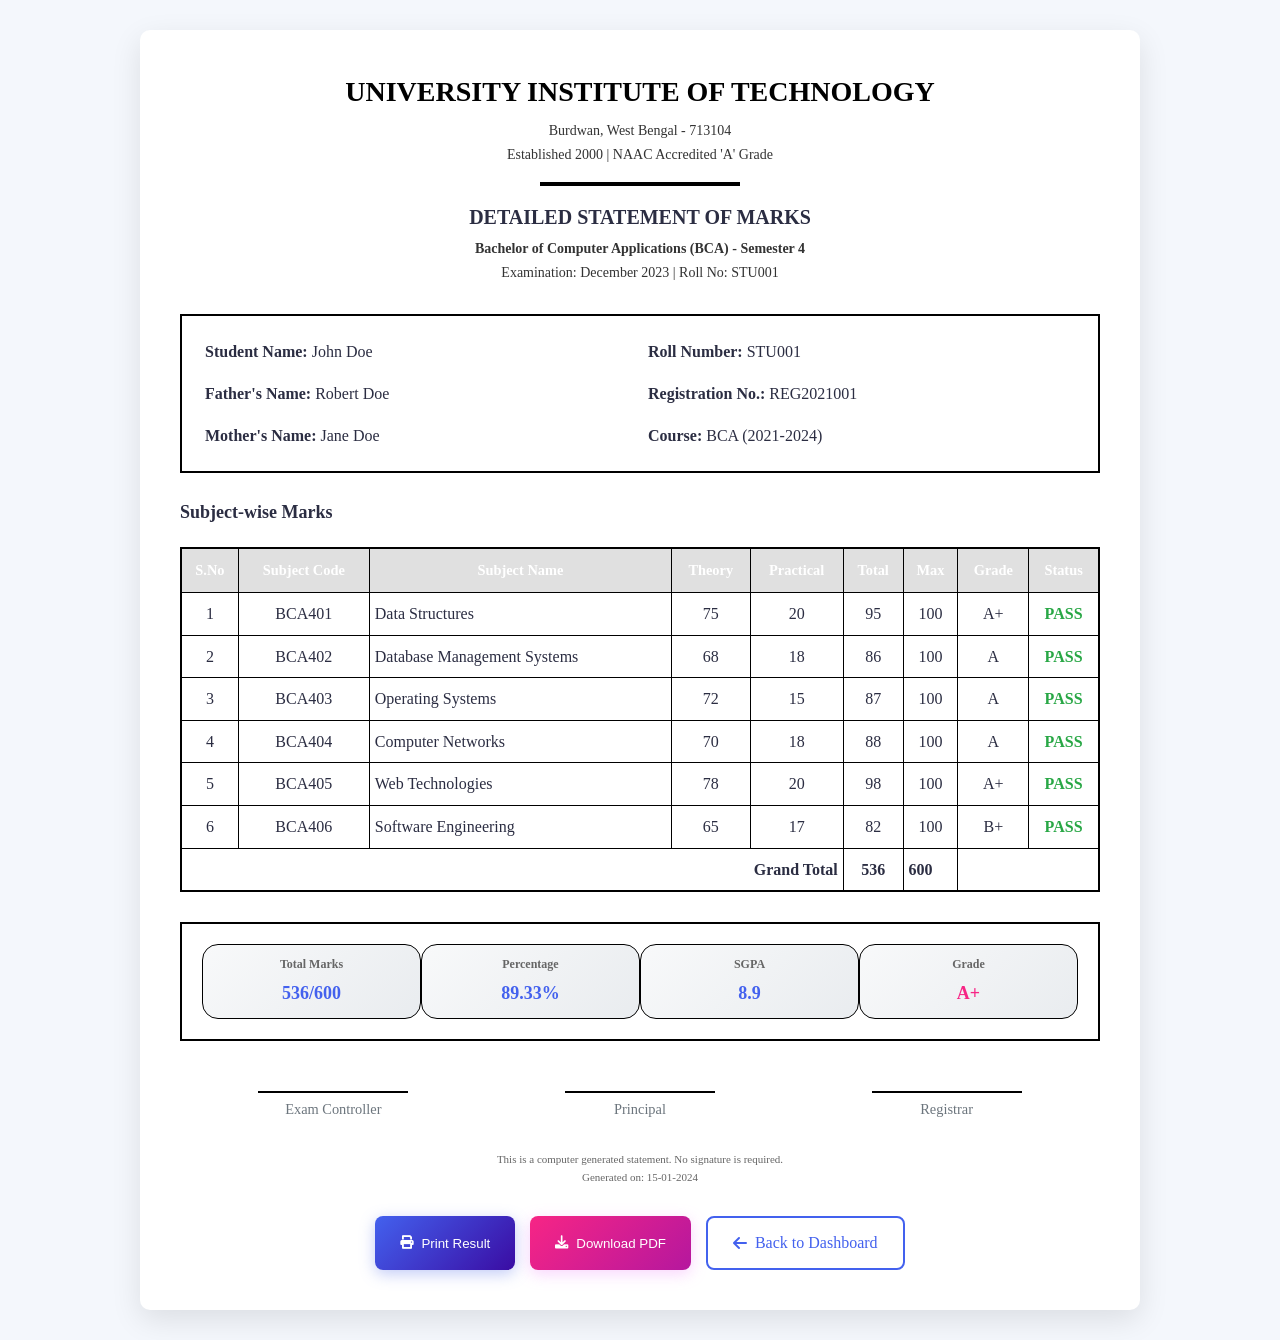
<file: view-result.html>
<!DOCTYPE html>
<html lang="en">
<head>
    <meta charset="UTF-8">
    <meta name="viewport" content="width=device-width, initial-scale=1.0">
    <title>View Result - ERMS</title>
    <link rel="stylesheet" href="style.css">
    <link rel="stylesheet" href="https://cdnjs.cloudflare.com/ajax/libs/font-awesome/6.0.0/css/all.min.css">
    <style>
        body {
            background: #f4f7fc;
            font-family: 'Times New Roman', serif;
        }
        .result-wrapper {
            max-width: 1000px;
            margin: 30px auto;
            background: white;
            box-shadow: 0 10px 30px rgba(0,0,0,0.1);
            border-radius: 10px;
            padding: 40px;
        }
        .university-header {
            text-align: center;
            margin-bottom: 30px;
        }
        .university-header h1 {
            font-size: 28px;
            font-weight: bold;
            color: #000;
            margin: 0 0 5px;
            text-transform: uppercase;
        }
        .university-header p {
            font-size: 14px;
            color: #333;
            margin: 2px 0;
        }
        .university-header hr {
            width: 200px;
            margin: 15px auto;
            border: 2px solid #000;
        }
        .university-header h2 {
            font-size: 20px;
            font-weight: bold;
            margin: 15px 0 5px;
        }
        .info-box {
            border: 2px solid #000;
            padding: 15px;
            margin: 25px 0;
        }
        .info-table {
            width: 100%;
            border-collapse: collapse;
        }
        .info-table td {
            padding: 8px;
            width: 50%;
        }
        .marks-table {
            width: 100%;
            border-collapse: collapse;
            border: 2px solid #000;
            margin: 20px 0;
        }
        .marks-table th {
            border: 1px solid #000;
            padding: 10px 5px;
            background: #e0e0e0;
            text-align: center;
            font-weight: bold;
        }
        .marks-table td {
            border: 1px solid #000;
            padding: 8px 5px;
            text-align: center;
        }
        .marks-table td:nth-child(3) {
            text-align: left;
        }
        .summary-box {
            display: flex;
            justify-content: space-between;
            border: 2px solid #000;
            padding: 20px;
            margin: 30px 0;
        }
        .summary-item {
            text-align: center;
            flex: 1;
        }
        .summary-label {
            font-size: 12px;
            color: #666;
            margin-bottom: 5px;
        }
        .summary-value {
            font-size: 18px;
            font-weight: bold;
        }
        .grade-highlight {
            color: #f72585;
        }
        .pass-highlight {
            color: #28a745;
            font-weight: bold;
        }
        .signatures {
            display: flex;
            justify-content: space-around;
            margin: 50px 0 20px;
        }
        .signature {
            text-align: center;
        }
        .signature-line {
            border-top: 2px solid #000;
            width: 150px;
            margin-bottom: 5px;
        }
        .declaration {
            text-align: center;
            margin-top: 30px;
            font-size: 11px;
            color: #666;
        }
        .action-buttons {
            display: flex;
            justify-content: center;
            gap: 15px;
            margin-top: 30px;
        }
        .btn {
            padding: 12px 25px;
            border: none;
            border-radius: 8px;
            font-weight: 500;
            cursor: pointer;
            display: inline-flex;
            align-items: center;
            gap: 8px;
            transition: all 0.3s;
        }
        .btn-primary {
            background: linear-gradient(135deg, #4361ee, #3a0ca3);
            color: white;
        }
        .btn-secondary {
            background: linear-gradient(135deg, #f72585, #b5179e);
            color: white;
        }
        .btn-outline {
            background: transparent;
            border: 2px solid #4361ee;
            color: #4361ee;
        }
        .btn:hover {
            transform: translateY(-2px);
            box-shadow: 0 5px 15px rgba(0,0,0,0.2);
        }
    </style>
</head>
<body>
    <div class="result-wrapper">
        <!-- University Header -->
        <div class="university-header">
            <h1>UNIVERSITY INSTITUTE OF TECHNOLOGY</h1>
            <p>Burdwan, West Bengal - 713104</p>
            <p>Established 2000 | NAAC Accredited 'A' Grade</p>
            <hr>
            <h2>DETAILED STATEMENT OF MARKS</h2>
            <p><strong>Bachelor of Computer Applications (BCA) - Semester 4</strong></p>
            <p>Examination: December 2023 | Roll No: STU001</p>
        </div>

        <!-- Student Information -->
        <div class="info-box">
            <table class="info-table">
                <tr>
                    <td><strong>Student Name:</strong> John Doe</td>
                    <td><strong>Roll Number:</strong> STU001</td>
                </tr>
                <tr>
                    <td><strong>Father's Name:</strong> Robert Doe</td>
                    <td><strong>Registration No.:</strong> REG2021001</td>
                </tr>
                <tr>
                    <td><strong>Mother's Name:</strong> Jane Doe</td>
                    <td><strong>Course:</strong> BCA (2021-2024)</td>
                </tr>
            </table>
        </div>

        <!-- Subject-wise Marks -->
        <h3 style="font-size: 18px; margin: 20px 0 10px;">Subject-wise Marks</h3>
        <table class="marks-table">
            <thead>
                <tr>
                    <th>S.No</th>
                    <th>Subject Code</th>
                    <th>Subject Name</th>
                    <th>Theory</th>
                    <th>Practical</th>
                    <th>Total</th>
                    <th>Max</th>
                    <th>Grade</th>
                    <th>Status</th>
                </tr>
            </thead>
            <tbody>
                <tr>
                    <td>1</td>
                    <td>BCA401</td>
                    <td>Data Structures</td>
                    <td>75</td>
                    <td>20</td>
                    <td>95</td>
                    <td>100</td>
                    <td>A+</td>
                    <td class="pass-highlight">PASS</td>
                </tr>
                <tr>
                    <td>2</td>
                    <td>BCA402</td>
                    <td>Database Management Systems</td>
                    <td>68</td>
                    <td>18</td>
                    <td>86</td>
                    <td>100</td>
                    <td>A</td>
                    <td class="pass-highlight">PASS</td>
                </tr>
                <tr>
                    <td>3</td>
                    <td>BCA403</td>
                    <td>Operating Systems</td>
                    <td>72</td>
                    <td>15</td>
                    <td>87</td>
                    <td>100</td>
                    <td>A</td>
                    <td class="pass-highlight">PASS</td>
                </tr>
                <tr>
                    <td>4</td>
                    <td>BCA404</td>
                    <td>Computer Networks</td>
                    <td>70</td>
                    <td>18</td>
                    <td>88</td>
                    <td>100</td>
                    <td>A</td>
                    <td class="pass-highlight">PASS</td>
                </tr>
                <tr>
                    <td>5</td>
                    <td>BCA405</td>
                    <td>Web Technologies</td>
                    <td>78</td>
                    <td>20</td>
                    <td>98</td>
                    <td>100</td>
                    <td>A+</td>
                    <td class="pass-highlight">PASS</td>
                </tr>
                <tr>
                    <td>6</td>
                    <td>BCA406</td>
                    <td>Software Engineering</td>
                    <td>65</td>
                    <td>17</td>
                    <td>82</td>
                    <td>100</td>
                    <td>B+</td>
                    <td class="pass-highlight">PASS</td>
                </tr>
            </tbody>
            <tfoot>
                <tr>
                    <td colspan="5" style="text-align: right; font-weight: bold;">Grand Total</td>
                    <td style="font-weight: bold;">536</td>
                    <td style="font-weight: bold;">600</td>
                    <td colspan="2"></td>
                </tr>
            </tfoot>
        </table>

        <!-- Summary -->
        <div class="summary-box">
            <div class="summary-item">
                <div class="summary-label">Total Marks</div>
                <div class="summary-value">536/600</div>
            </div>
            <div class="summary-item">
                <div class="summary-label">Percentage</div>
                <div class="summary-value">89.33%</div>
            </div>
            <div class="summary-item">
                <div class="summary-label">SGPA</div>
                <div class="summary-value">8.9</div>
            </div>
            <div class="summary-item">
                <div class="summary-label">Grade</div>
                <div class="summary-value grade-highlight">A+</div>
            </div>
        </div>

        <!-- Signatures -->
        <div class="signatures">
            <div class="signature">
                <div class="signature-line"></div>
                <p>Exam Controller</p>
            </div>
            <div class="signature">
                <div class="signature-line"></div>
                <p>Principal</p>
            </div>
            <div class="signature">
                <div class="signature-line"></div>
                <p>Registrar</p>
            </div>
        </div>

        <!-- Declaration -->
        <div class="declaration">
            <p>This is a computer generated statement. No signature is required.</p>
            <p>Generated on: 15-01-2024</p>
        </div>

        <!-- Action Buttons -->
        <div class="action-buttons">
            <button onclick="window.print()" class="btn btn-primary">
                <i class="fas fa-print"></i> Print Result
            </button>
            <button onclick="downloadPDF()" class="btn btn-secondary">
                <i class="fas fa-download"></i> Download PDF
            </button>
            <a href="student-dashboard.html" class="btn btn-outline">
                <i class="fas fa-arrow-left"></i> Back to Dashboard
            </a>
        </div>
    </div>

    <script src="main.js"></script>
</body>
</html>
</file>
<file: style.css>
/* ==================== ROOT VARIABLES ==================== */

:root {
    --primary-gradient: linear-gradient(135deg, #4361ee 0%, #6038bd 100%);
    --secondary-gradient: linear-gradient(135deg, #f72585 0%, #b5179e 100%);
    --success-gradient: linear-gradient(135deg, #4cc9f0 0%, #4895ef 100%);
    --warning-gradient: linear-gradient(135deg, #f8961e 0%, #f3722c 100%);
    --danger-gradient: linear-gradient(135deg, #f94144 0%, #f3722c 100%);

    --primary-color: #4361ee;
    --secondary-color: #6038bd;
    --accent-color: #f72585;
    --success-color: #4cc9f0;
    --danger-color: #f94144;
    --warning-color: #f8961e;
    --info-color: #4895ef;

    --text-dark: #2b2d42;
    --text-light: #6c757d;
    --text-white: #ffffff;
    --text-muted: #adb5bd;

    --bg-gradient: linear-gradient(135deg, #f8f9fa 0%, #e9ecef 100%);
    --card-bg: rgba(255, 255, 255, 0.98);
    --glass-effect: rgba(255, 255, 255, 0.3);

    --border-radius-sm: 8px;
    --border-radius-md: 16px;
    --border-radius-lg: 24px;

    --box-shadow-sm: 0 4px 12px rgba(0, 0, 0, 0.08);
    --box-shadow-md: 0 8px 24px rgba(0, 0, 0, 0.12);
    --box-shadow-lg: 0 16px 48px rgba(0, 0, 0, 0.16);

    --transition: all 0.3s cubic-bezier(0.4, 0, 0.2, 1);
}

/* :root {
    --primary-gradient: linear-gradient(135deg, #667eea 0%, #764ba2 100%);
    --secondary-gradient: linear-gradient(135deg, #f093fb 0%, #f5576c 100%);
    --success-gradient: linear-gradient(135deg, #84fab0 0%, #8fd3f4 100%);
    --warning-gradient: linear-gradient(135deg, #f6d365 0%, #fda085 100%);
    --danger-gradient: linear-gradient(135deg, #f093fb 0%, #f5576c 100%);
    
    --primary-color: #667eea;
    --secondary-color: #764ba2;
    --success-color: #4caf50;
    --danger-color: #f44336;
    --warning-color: #ff9800;
    --info-color: #2196f3;
    
    --text-dark: #2c3e50;
    --text-light: #7f8c8d;
    --text-white: #ffffff;
    
    --bg-gradient: linear-gradient(135deg, #f5f7fa 0%, #c3cfe2 100%);
    --card-bg: rgba(255, 255, 255, 0.95);
    --glass-effect: rgba(255, 255, 255, 0.25);
    
    --border-radius-sm: 8px;
    --border-radius-md: 12px;
    --border-radius-lg: 20px;
    
    --box-shadow-sm: 0 2px 10px rgba(0, 0, 0, 0.1);
    --box-shadow-md: 0 5px 20px rgba(0, 0, 0, 0.15);
    --box-shadow-lg: 0 10px 40px rgba(0, 0, 0, 0.2);
    
    --transition: all 0.3s ease;
} */

/* ==================== GLOBAL STYLES ==================== */
* {
    margin: 0;
    padding: 0;
    box-sizing: border-box;
}

body {
    font-family: 'Segoe UI', Tahoma, Geneva, Verdana, sans-serif;
    /* background: var(--bg-gradient); */
    background: #ffffff;
    color: var(--text-dark);
    line-height: 1.6;
    min-height: 100vh;
}



.container {
    max-width: 1200px;
    margin: 0 auto;
    padding: 0 20px;
}

/* ==================== NAVIGATION ==================== */

/* ==================== NAVIGATION ==================== */
.navbar {
    background: white;
    box-shadow: 0 2px 10px rgba(0, 0, 0, 0.05);
    position: sticky;
    top: 0;
    z-index: 1000;
    padding: 5px 0;
}

.nav-container {
    max-width: 1200px;
    margin: 0 auto;
    display: flex;
    justify-content: space-between;
    align-items: center;
    padding: 0 20px;
}

.logo {
    display: flex;
    align-items: center;
    gap: 10px;
    text-decoration: none;
}

.logo i {
    font-size: 2rem;
    color: var(--primary-color);
}

.logo-text {
    display: flex;
    flex-direction: column;
}

.logo-text span {
    font-size: 1.5rem;
    font-weight: bold;
    color: var(--primary-color);
}

.logo-text small {
    font-size: 0.7rem;
    color: var(--text-light);
}

.nav-links {
    display: flex;
    list-style: none;
    gap: 20px;
    align-items: center;
    margin: 0;
    padding: 0;
}

.nav-links li {
    margin: 0;
}

.nav-links a {
    text-decoration: none;
    color: var(--text-dark);
    font-weight: 500;
    transition: var(--transition);
    padding: 8px 12px;
    border-radius: 6px;
}

.nav-links a:hover {
    color: var(--primary-color);
    background: rgba(67, 97, 238, 0.05);
}

.nav-links a.active {
    color: var(--primary-color);
    background: rgba(67, 97, 238, 0.1);
}

.nav-links .btn-outline {
    border: 2px solid var(--primary-color);
    color: var(--primary-color);
    padding: 8px 20px;
    border-radius: 6px;
}

.nav-links .btn-outline:hover {
    background: var(--primary-gradient);
    color: white;
    border-color: transparent;
}

.nav-links .btn-login {
    background: var(--primary-gradient);
    color: white;
    padding: 8px 20px;
    border-radius: 6px;
    box-shadow: 0 4px 10px rgba(67, 97, 238, 0.3);
}

.nav-links .btn-login:hover {
    transform: translateY(-2px);
    box-shadow: 0 6px 15px rgba(67, 97, 238, 0.4);
    background: var(--primary-gradient);
}

.hamburger {
    display: none;
    font-size: 1.5rem;
    cursor: pointer;
    color: var(--text-dark);
}

@media (max-width: 768px) {
    .hamburger {
        display: block;
    }

    .nav-links {
        display: none;
        position: absolute;
        top: 70px;
        left: 0;
        right: 0;
        background: white;
        flex-direction: column;
        padding: 20px;
        box-shadow: 0 5px 15px rgba(0, 0, 0, 0.1);
        gap: 10px;
    }

    .nav-links.show {
        display: flex;
    }

    .nav-links li {
        width: 100%;
    }

    .nav-links a {
        display: block;
        text-align: center;
    }
}

/* ==================== BUTTONS ==================== */
.btn {
    padding: 10px 20px;
    border: none;
    border-radius: var(--border-radius-sm);
    cursor: pointer;
    font-weight: 500;
    text-decoration: none;
    display: inline-flex;
    align-items: center;
    gap: 8px;
    transition: var(--transition);
}

.btn-primary {
    background: var(--primary-gradient);
    color: white;
    box-shadow: 0 4px 15px rgba(102, 126, 234, 0.4);
}

.btn-primary:hover {
    transform: translateY(-2px);
    box-shadow: 0 6px 20px rgba(102, 126, 234, 0.5);
}

.btn-secondary {
    background: var(--secondary-gradient);
    color: white;
    box-shadow: 0 4px 15px rgba(240, 147, 251, 0.4);
}

.btn-outline {
    background: transparent;
    color: var(--primary-color);
    border: 2px solid var(--primary-color);
}

.btn-outline:hover {
    background: var(--primary-gradient);
    color: white;
}

.btn-large {
    padding: 15px 30px;
    font-size: 1.1rem;
}

.btn-block {
    width: 100%;
}

.btn-login {
    background: var(--primary-gradient);
    color: white;
    padding: 8px 20px;
    border-radius: var(--border-radius-sm);
    text-decoration: none;
    display: flex;
    align-items: center;
    gap: 5px;
}

.btn-icon {
    width: 35px;
    height: 35px;
    border-radius: 50%;
    border: none;
    background: transparent;
    color: var(--text-light);
    cursor: pointer;
    transition: var(--transition);
}

.btn-icon:hover {
    background: var(--primary-gradient);
    color: white;
    transform: scale(1.1);
}

.btn-icon.delete:hover {
    background: var(--danger-gradient);
}

/* ==================== HERO SECTION ==================== */
/* ==================== HERO SECTION ==================== */
.hero {
    min-height: 90vh;
    display: flex;
    align-items: center;
    padding: 60px 20px;
    background: linear-gradient(135deg, #f8faff 0%, #ffffff 100%);
    position: relative;
    overflow: hidden;
    background: white;
}

.hero::before {
    content: '';
    position: absolute;
    top: -50%;
    right: -10%;
    width: 600px;
    height: 600px;
    background: radial-gradient(circle, rgba(67, 97, 238, 0.03) 0%, transparent 70%);
    border-radius: 50%;
    z-index: 0;
}

.hero::after {
    content: '';
    position: absolute;
    bottom: -30%;
    left: -10%;
    width: 500px;
    height: 500px;
    background: radial-gradient(circle, rgba(247, 37, 133, 0.03) 0%, transparent 70%);
    border-radius: 50%;
    z-index: 0;
}

.hero .container {

    max-width: 1200px;
    margin: 0 auto;
    display: flex;
    align-items: center;
    gap: 50px;
    position: relative;
    z-index: 1;
    justify-content: center;


}

.hero-content {
    flex: 1;
    max-width: 600px;
    margin: 0 auto;
    text-align: center;
}

.hero-content h1 {
    font-size: 3.2rem;
    margin-bottom: 20px;
    background: linear-gradient(135deg, #1e3c72 0%, #2a5298 100%);
    -webkit-background-clip: text;
    -webkit-text-fill-color: transparent;
    line-height: 1.2;
}

.hero-content p {
    font-size: 1.2rem;
    color: var(--text-light);
    margin-bottom: 30px;
    line-height: 1.8;
    justify-content: center;
}

.hero-buttons {
    display: flex;
    gap: 15px;
    margin-bottom: 40px;
    justify-content: center;
}

.hero-buttons .btn-primary {
    background: linear-gradient(135deg, #1e3c72 0%, #2a5298 100%);
    padding: 14px 30px;
    font-size: 1.1rem;
    border-radius: 8px;
    box-shadow: 0 10px 20px rgba(30, 60, 114, 0.2);
}

.hero-buttons .btn-primary:hover {
    transform: translateY(-3px);
    box-shadow: 0 15px 30px rgba(30, 60, 114, 0.3);
}

.hero-stats {
    display: flex;
    gap: 40px;
    justify-content: center;
}

.hero-stat-item {
    text-align: left;
}

.hero-stat-number {
    display: block;
    font-size: 2.2rem;
    font-weight: bold;
    color: #1e3c72;
    line-height: 1.2;
}

.hero-stat-label {
    color: var(--text-light);
    font-size: 0.9rem;
    text-transform: uppercase;
    letter-spacing: 0.5px;
}

.hero-image {
    flex: 1;
    display: flex;
    justify-content: center;
    align-items: center;
    animation: floatAnimation 4s ease-in-out infinite;
}

.hero-image img {
    max-width: 100%;
    height: auto;
    max-height: 500px;
    filter: drop-shadow(0 20px 30px rgba(0, 0, 0, 0.1));
}

@keyframes floatAnimation {

    0%,
    100% {
        transform: translateY(0);
    }

    50% {
        transform: translateY(-20px);
    }
}

/* Responsive */
@media (max-width: 992px) {
    .hero .container {
        flex-direction: column;
        text-align: center;
    }

    .hero-content {
        max-width: 100%;
    }

    .hero-content h1 {
        font-size: 2.5rem;
    }

    .hero-buttons {
        justify-content: center;
    }

    .hero-stats {
        justify-content: center;
    }

    .hero-stat-item {
        text-align: center;
    }
}

@media (max-width: 768px) {
    .hero {
        min-height: auto;
        padding: 40px 20px;
    }

    .hero-content h1 {
        font-size: 2rem;
    }

    .hero-buttons {
        flex-direction: column;
        gap: 10px;
    }

    .hero-stats {
        flex-wrap: wrap;
        gap: 20px;
    }

    .hero-stat-number {
        font-size: 1.8rem;
    }
}

/* ==================== FEATURES SECTION ==================== */
.features {
    padding: 80px 0;
    background: rgba(255, 255, 255, 0.9);
    backdrop-filter: blur(10px);
}

.section-title {
    text-align: center;
    font-size: 2.5rem;
    margin-bottom: 50px;
    background: var(--primary-gradient);
    -webkit-background-clip: text;
    -webkit-text-fill-color: transparent;
}

.features-grid {
    display: grid;
    grid-template-columns: repeat(auto-fit, minmax(300px, 1fr));
    gap: 30px;
}

.feature-card {
    background: white;
    padding: 30px;
    border-radius: var(--border-radius-lg);
    box-shadow: var(--box-shadow-md);
    transition: var(--transition);
    text-align: center;
    position: relative;
    overflow: hidden;
}

.feature-card::before {
    content: '';
    position: absolute;
    top: 0;
    left: 0;
    right: 0;
    height: 4px;
    background: var(--primary-gradient);
    transform: scaleX(0);
    transition: var(--transition);
}

.feature-card:hover {
    transform: translateY(-10px);
    box-shadow: var(--box-shadow-lg);
}

.feature-card:hover::before {
    transform: scaleX(1);
}

.feature-icon {
    width: 80px;
    height: 80px;
    margin: 0 auto 20px;
    background: var(--primary-gradient);
    border-radius: 50%;
    display: flex;
    align-items: center;
    justify-content: center;
    color: white;
    font-size: 2rem;
}

/* ==================== ABOUT US - CENTERED ==================== */
.about {
    padding: 80px 0;
    background: #ffffff;
    text-align: center;
}

.about .container {
    max-width: 900px;
    margin: 0 auto;
}

.about-content {
    text-align: center;
}

.about-content h2 {
    margin-bottom: 20px;
    color: var(--text-dark);
    font-size: 2.5rem;
}

.about-content p {
    color: var(--text-light);
    line-height: 1.8;
    margin-bottom: 30px;
    font-size: 1.1rem;
}

.about-highlights {
    display: flex;
    flex-wrap: wrap;
    justify-content: center;
    gap: 30px;
    margin-top: 40px;
}

.highlight {
    flex: 0 1 200px;
    text-align: center;
    padding: 20px;
    background: #f8f9fa;
    border-radius: var(--border-radius-md);
    transition: var(--transition);
}

.highlight:hover {
    transform: translateY(-5px);
    box-shadow: var(--box-shadow-md);
}

.highlight i {
    font-size: 2rem;
    color: var(--primary-color);
    margin-bottom: 10px;
}

.highlight span {
    display: block;
    color: var(--text-dark);
    font-weight: 500;
}

/* Responsive */
@media (max-width: 768px) {
    .about-highlights {
        flex-direction: column;
        align-items: center;
    }

    .highlight {
        width: 100%;
        max-width: 300px;
    }
}

/* ==================== DASHBOARD LAYOUT ==================== */
.dashboard-layout {
    display: flex;
    min-height: calc(100vh - 70px);
}

.dashboard-sidebar {
    width: 280px;
    background: var(--glass-effect);
    backdrop-filter: blur(10px);
    box-shadow: var(--box-shadow-sm);
    padding: 20px;
}

.admin-sidebar {
    background: linear-gradient(135deg, rgba(102, 126, 234, 0.95) 0%, rgba(118, 75, 162, 0.95) 100%);
    backdrop-filter: blur(10px);
}

.admin-sidebar .sidebar-menu a {
    color: rgba(255, 255, 255, 0.8);
}

.admin-sidebar .sidebar-menu a:hover,
.admin-sidebar .sidebar-menu .active a {
    background: rgba(255, 255, 255, 0.2);
    color: white;
}

.sidebar-menu {
    list-style: none;
}

.sidebar-menu li {
    margin-bottom: 5px;
}

.sidebar-menu a {
    display: flex;
    align-items: center;
    gap: 12px;
    padding: 12px 15px;
    color: var(--text-dark);
    text-decoration: none;
    border-radius: var(--border-radius-sm);
    transition: var(--transition);
}

.sidebar-menu a:hover,
.sidebar-menu .active a {
    background: var(--primary-gradient);
    color: white;
    transform: translateX(5px);
}

.sidebar-menu i:first-child {
    width: 20px;
}

.submenu-icon {
    margin-left: auto;
    transition: var(--transition);
}

.has-submenu .submenu {
    list-style: none;
    padding-left: 45px;
    display: none;
}

.has-submenu .submenu.show {
    display: block;
}

.submenu a {
    padding: 8px 15px;
    font-size: 0.9rem;
}

.dashboard-main {
    flex: 1;
    padding: 30px;
    overflow-y: auto;
}

/* ==================== STATS CARDS ==================== */
.stats-grid {
    display: grid;
    grid-template-columns: repeat(auto-fit, minmax(250px, 1fr));
    gap: 20px;
    margin-bottom: 30px;
}

.stat-card {
    background: white;
    padding: 20px;
    border-radius: var(--border-radius-md);
    box-shadow: var(--box-shadow-sm);
    display: flex;
    align-items: center;
    gap: 20px;
    transition: var(--transition);
}

.stat-card:hover {
    transform: translateY(-5px);
    box-shadow: var(--box-shadow-md);
}

.stat-icon {
    width: 60px;
    height: 60px;
    border-radius: var(--border-radius-sm);
    display: flex;
    align-items: center;
    justify-content: center;
    font-size: 1.8rem;
}

.stat-details h3 {
    font-size: 0.9rem;
    color: var(--text-light);
    margin-bottom: 5px;
}

.stat-value {
    font-size: 1.8rem;
    font-weight: bold;
    margin-bottom: 5px;
}

.stat-trend {
    font-size: 0.8rem;
    color: var(--text-light);
}

.stat-trend.positive {
    color: var(--success-color);
}

.stat-trend.negative {
    color: var(--danger-color);
}

/* ==================== WELCOME BANNER ==================== */
.welcome-banner {
    background: var(--primary-gradient);
    color: white;
    padding: 30px;
    border-radius: var(--border-radius-lg);
    margin-bottom: 30px;
    display: flex;
    justify-content: space-between;
    align-items: center;
    box-shadow: var(--box-shadow-md);
}

.welcome-text h1 {
    font-size: 2rem;
    margin-bottom: 10px;
}

.date-display {
    background: rgba(255, 255, 255, 0.2);
    padding: 10px 20px;
    border-radius: var(--border-radius-sm);
    font-size: 1rem;
}

/* ==================== CHARTS SECTION ==================== */
.charts-row {
    display: grid;
    grid-template-columns: repeat(auto-fit, minmax(400px, 1fr));
    gap: 20px;
    margin-bottom: 30px;
}

.chart-card {
    background: white;
    border-radius: var(--border-radius-md);
    padding: 20px;
    box-shadow: var(--box-shadow-sm);
}

.card-header {
    display: flex;
    justify-content: space-between;
    align-items: center;
    margin-bottom: 20px;
}

.chart-select {
    padding: 5px 10px;
    border: 1px solid #e0e0e0;
    border-radius: var(--border-radius-sm);
    outline: none;
}

.chart-container {
    height: 300px;
}

/* ==================== TABLES ==================== */
.card {
    background: white;
    border-radius: var(--border-radius-md);
    padding: 20px;
    box-shadow: var(--box-shadow-sm);
    margin-bottom: 30px;
}

.table-responsive {
    overflow-x: auto;
}

.data-table,
.marks-table,
.results-table {
    width: 100%;
    border-collapse: collapse;
}

.data-table th,
.marks-table th,
.results-table th {
    background: var(--primary-gradient);
    color: white;
    padding: 12px;
    font-size: 0.9rem;
    text-align: left;
}

.data-table td,
.marks-table td,
.results-table td {
    padding: 12px;
    border-bottom: 1px solid #e0e0e0;
}

.data-table tbody tr:hover,
.marks-table tbody tr:hover,
.results-table tbody tr:hover {
    background: var(--bg-gradient);
}

.status-badge {
    padding: 4px 8px;
    border-radius: 4px;
    font-size: 0.8rem;
    font-weight: 600;
}

.status-badge.active {
    background: #e8f5e8;
    color: var(--success-color);
}

.status-badge.inactive {
    background: #fee;
    color: var(--danger-color);
}

.status-badge.pass {
    background: #e8f5e8;
    color: var(--success-color);
}

.status-badge.fail {
    background: #fee;
    color: var(--danger-color);
}

.status-badge.absent,
.badge.absent {
    background: #fff3e0;
    color: #f57c00;
}

/* ==================== FORMS ==================== */
.form-group {
    margin-bottom: 20px;
}

.form-group label {
    display: block;
    margin-bottom: 8px;
    font-weight: 500;
    color: var(--text-dark);
}

.form-group input,
.form-group select,
.form-group textarea {
    width: 100%;
    padding: 12px;
    border: 2px solid #e0e0e0;
    border-radius: var(--border-radius-sm);
    font-size: 1rem;
    transition: var(--transition);
    background: white;
}

.form-group input:focus,
.form-group select:focus,
.form-group textarea:focus {
    border-color: var(--primary-color);
    outline: none;
    box-shadow: 0 0 0 3px rgba(102, 126, 234, 0.1);
}

.password-input {
    position: relative;
}

.password-input input {
    padding-right: 40px;
}

.toggle-password {
    position: absolute;
    right: 12px;
    top: 50%;
    transform: translateY(-50%);
    cursor: pointer;
    color: var(--text-light);
}

.form-options {
    display: flex;
    justify-content: space-between;
    align-items: center;
    margin-bottom: 20px;
}

.checkbox-container {
    display: flex;
    align-items: center;
    gap: 8px;
    cursor: pointer;
}

.forgot-link {
    color: var(--primary-color);
    text-decoration: none;
}

/* ==================== LOGIN PAGE STYLES ==================== */
.login-page {
    min-height: 100vh;
    position: relative;
    background: none !important;
}

.login-page::before {
    content: '';
    position: fixed;
    top: 0;
    left: 0;
    width: 100%;
    height: 100%;
    background-image: url('https://images.pexels.com/photos/256455/pexels-photo-256455.jpeg?auto=compress&cs=tinysrgb&w=1260&h=750&dpr=2');
    background-size: cover;
    background-position: center;
    background-repeat: no-repeat;
    z-index: -2;
}

.login-page::after {
    content: '';
    position: fixed;
    top: 0;
    left: 0;
    width: 100%;
    height: 100%;
    background: rgba(0, 0, 0, 0.6);
    z-index: -1;
}

.login-wrapper {
    min-height: calc(100vh - 80px);
    display: flex;
    align-items: center;
    justify-content: center;
    padding: 20px;
}

.login-card {
    background: white;
    max-width: 450px;
    width: 100%;
    padding: 40px;
    border-radius: 20px;
    box-shadow: 0 20px 40px rgba(0, 0, 0, 0.2);
    animation: slideInUp 0.5s ease;
}

.login-header {
    text-align: center;
    margin-bottom: 30px;
}

.login-header i {
    font-size: 3rem;
    color: #4361ee;
    margin-bottom: 15px;
}

.login-header h2 {
    font-size: 2rem;
    color: #2b2d42;
    margin-bottom: 5px;
}

.login-header p {
    color: #6c757d;
}

.form-group {
    margin-bottom: 20px;
}

.form-group label {
    display: block;
    margin-bottom: 8px;
    font-weight: 500;
    color: #2b2d42;
}

.form-group label i {
    color: #4361ee;
    margin-right: 5px;
}

.form-group input {
    width: 100%;
    padding: 12px 15px;
    border: 2px solid #e9ecef;
    border-radius: 10px;
    font-size: 1rem;
    transition: all 0.3s;
    box-sizing: border-box;
}

.form-group input:focus {
    border-color: #4361ee;
    outline: none;
    box-shadow: 0 0 0 3px rgba(67, 97, 238, 0.1);
}

.password-input {
    position: relative;
}

.password-input input {
    padding-right: 45px;
}

.toggle-password {
    position: absolute;
    right: 15px;
    top: 50%;
    transform: translateY(-50%);
    cursor: pointer;
    color: #6c757d;
}

.form-options {
    display: flex;
    justify-content: space-between;
    align-items: center;
    margin-bottom: 25px;
}

.checkbox-container {
    display: flex;
    align-items: center;
    gap: 8px;
    cursor: pointer;
    color: #6c757d;
}

.checkbox-container input {
    width: auto;
    margin: 0;
}

.forgot-link {
    color: #4361ee;
    text-decoration: none;
    font-size: 0.9rem;
}

.forgot-link:hover {
    text-decoration: underline;
}

.btn-login {
    width: 100%;
    padding: 14px;
    background: linear-gradient(135deg, #4361ee 0%, #3a0ca3 100%);
    color: white;
    border: none;
    border-radius: 10px;
    font-size: 1.1rem;
    font-weight: 500;
    cursor: pointer;
    display: flex;
    align-items: center;
    justify-content: center;
    gap: 8px;
    transition: all 0.3s;
}

.btn-login:hover {
    transform: translateY(-2px);
    box-shadow: 0 10px 20px rgba(67, 97, 238, 0.3);
}

.demo-credentials {
    margin-top: 20px;
    padding: 15px;
    background: #f8f9fa;
    border-radius: 10px;
    text-align: center;
}

.demo-credentials p {
    margin: 5px 0;
    color: #2b2d42;
}

.demo-credentials p:first-child {
    color: #4361ee;
    font-weight: 500;
}

.login-footer {
    margin-top: 25px;
    text-align: center;
    color: #6c757d;
}

.login-footer a {
    color: #4361ee;
    text-decoration: none;
    font-weight: 500;
}

.login-footer a:hover {
    text-decoration: underline;
}

@keyframes slideInUp {
    from {
        opacity: 0;
        transform: translateY(30px);
    }

    to {
        opacity: 1;
        transform: translateY(0);
    }
}

/* Responsive */
@media (max-width: 480px) {
    .login-card {
        padding: 30px 20px;
    }

    .login-header h2 {
        font-size: 1.5rem;
    }

    .form-options {
        flex-direction: column;
        gap: 10px;
        align-items: flex-start;
    }
}

/* ==================== LOGIN PAGE ==================== */
.login-page {
    background: var(--bg-gradient);
}

.login-wrapper {
    min-height: calc(100vh - 70px);
    display: flex;
    align-items: center;
    justify-content: center;
    padding: 20px;
}

.login-card {
    background: var(--card-bg);
    backdrop-filter: blur(10px);
    max-width: 450px;
    width: 100%;
    padding: 40px;
    border-radius: var(--border-radius-lg);
    box-shadow: var(--box-shadow-lg);
    animation: slideInUp 0.5s ease;
}

.login-header {
    text-align: center;
    margin-bottom: 30px;
}

.login-header i {
    font-size: 3rem;
    background: var(--primary-gradient);
    -webkit-background-clip: text;
    -webkit-text-fill-color: transparent;
    margin-bottom: 15px;
}

.login-header h2 {
    margin-bottom: 5px;
}

.login-header p {
    color: var(--text-light);
}

.login-tabs {
    display: flex;
    gap: 10px;
    margin-bottom: 30px;
}

.tab-btn {
    flex: 1;
    padding: 12px;
    border: none;
    background: transparent;
    border-radius: var(--border-radius-sm);
    cursor: pointer;
    font-weight: 500;
    transition: var(--transition);
}

.tab-btn.active {
    background: var(--primary-gradient);
    color: white;
}

.login-form {
    display: none;
}

.login-form.active {
    display: block;
    animation: fadeIn 0.5s ease;
}

.demo-credentials {
    margin-top: 20px;
    padding: 15px;
    background: var(--bg-gradient);
    border-radius: var(--border-radius-sm);
    text-align: center;
    font-size: 0.9rem;
}

.demo-credentials p {
    color: var(--text-light);
}

.demo-credentials strong {
    color: var(--primary-color);
}

/* ==================== RESULT DISPLAY ==================== */
.result-display {
    animation: slideInUp 0.5s ease;
}

.result-print-area {
    background: white;
    padding: 40px;
    border-radius: var(--border-radius-lg);
    box-shadow: var(--box-shadow-lg);
    margin-bottom: 30px;
    border: 1px solid rgba(0, 0, 0, 0.1);
}

.college-header {
    text-align: center;
    margin-bottom: 30px;
}

.college-header h2 {
    color: var(--primary-color);
    font-size: 1.8rem;
    margin-bottom: 5px;
}

.college-header hr {
    width: 200px;
    margin: 15px auto;
    border: 2px solid var(--primary-color);
}

.student-details {
    background: var(--bg-gradient);
    padding: 20px;
    border-radius: var(--border-radius-md);
    margin-bottom: 30px;
}

.details-row {
    display: flex;
    gap: 40px;
    margin-bottom: 15px;
}

.detail-item {
    flex: 1;
}

.detail-item label {
    font-weight: 600;
    color: var(--text-dark);
    margin-right: 10px;
}

.detail-item span {
    color: var(--text-light);
}

.result-summary {
    display: grid;
    grid-template-columns: repeat(auto-fit, minmax(150px, 1fr));
    gap: 20px;
    margin: 30px 0;
}

.summary-item {
    text-align: center;
    padding: 15px;
    background: var(--bg-gradient);
    border-radius: var(--border-radius-md);
}

.summary-label {
    display: block;
    color: var(--text-light);
    margin-bottom: 5px;
    font-size: 0.9rem;
}

.summary-value {
    font-size: 1.5rem;
    font-weight: bold;
    color: var(--primary-color);
}

.summary-value.grade {
    color: var(--warning-color);
}

.summary-value.pass {
    color: var(--success-color);
}

.result-footer {
    display: flex;
    justify-content: space-around;
    margin: 40px 0 20px;
}

.signature {
    text-align: center;
}

.signature p:first-child {
    margin-bottom: 5px;
    color: var(--text-dark);
    font-size: 1rem;
}

.signature p:last-child {
    color: var(--text-light);
    font-size: 0.9rem;
}

.result-actions {
    display: flex;
    gap: 15px;
    justify-content: center;
}

/* ==================== MODAL ==================== */
.modal {
    display: none;
    position: fixed;
    top: 0;
    left: 0;
    width: 100%;
    height: 100%;
    background: rgba(0, 0, 0, 0.5);
    backdrop-filter: blur(5px);
    z-index: 1100;
    animation: fadeIn 0.3s ease;
}

.modal-content {
    background: white;
    max-width: 800px;
    margin: 50px auto;
    border-radius: var(--border-radius-lg);
    box-shadow: var(--box-shadow-lg);
    animation: slideInDown 0.3s ease;
}

.modal-header {
    padding: 20px;
    border-bottom: 1px solid #e0e0e0;
    display: flex;
    justify-content: space-between;
    align-items: center;
}

.modal-header h2 {
    color: var(--primary-color);
}

.close {
    font-size: 1.5rem;
    cursor: pointer;
    transition: var(--transition);
}

.close:hover {
    color: var(--danger-color);
    transform: scale(1.2);
}

.modal-body {
    padding: 20px;
    max-height: 70vh;
    overflow-y: auto;
}

.modal-footer {
    padding: 20px;
    border-top: 1px solid #e0e0e0;
    display: flex;
    gap: 10px;
    justify-content: flex-end;
}

/* ==================== ANIMATIONS ==================== */
@keyframes fadeIn {
    from {
        opacity: 0;
    }

    to {
        opacity: 1;
    }
}

@keyframes slideInLeft {
    from {
        transform: translateX(-50px);
        opacity: 0;
    }

    to {
        transform: translateX(0);
        opacity: 1;
    }
}

@keyframes slideInRight {
    from {
        transform: translateX(50px);
        opacity: 0;
    }

    to {
        transform: translateX(0);
        opacity: 1;
    }
}

@keyframes slideInUp {
    from {
        transform: translateY(50px);
        opacity: 0;
    }

    to {
        transform: translateY(0);
        opacity: 1;
    }
}

@keyframes slideInDown {
    from {
        transform: translateY(-50px);
        opacity: 0;
    }

    to {
        transform: translateY(0);
        opacity: 1;
    }
}

/* ==================== RESPONSIVE DESIGN ==================== */
@media (max-width: 1024px) {
    .dashboard-layout {
        flex-direction: column;
    }

    .dashboard-sidebar {
        width: 100%;
    }

    .hero-content h1 {
        font-size: 2.5rem;
    }
}

@media (max-width: 768px) {
    .nav-links {
        display: none;
        position: absolute;
        top: 70px;
        left: 0;
        right: 0;
        background: white;
        flex-direction: column;
        padding: 20px;
        box-shadow: var(--box-shadow-md);
    }

    .nav-links.show {
        display: flex;
    }

    .hamburger {
        display: block;
    }

    .hero {
        flex-direction: column;
        text-align: center;
        padding-top: 60px;
    }

    .hero-content h1 {
        font-size: 2rem;
    }

    .hero-buttons {
        justify-content: center;
    }

    .hero-stats {
        justify-content: center;
        flex-wrap: wrap;
    }

    .features-grid {
        grid-template-columns: 1fr;
    }

    .charts-row {
        grid-template-columns: 1fr;
    }

    .stats-grid {
        grid-template-columns: 1fr;
    }

    .details-row {
        flex-direction: column;
        gap: 10px;
    }

    .result-actions {
        flex-direction: column;
    }

    .modal-content {
        margin: 20px;
        width: auto;
    }

    .form-row {
        grid-template-columns: 1fr;
    }

    .result-footer {
        flex-direction: column;
        gap: 20px;
    }

    .summary-section {
        grid-template-columns: 1fr;
    }

    /* .contact-content {
        grid-template-columns: 1fr;
    } */
}

/* ==================== CONTACT SECTION - CENTERED ==================== */
.contact {
    padding: 80px 0;
    background: #ffffff;
}

.contact .container {
    max-width: 1000px;
    margin: 0 auto;
}

.contact-content {
    display: flex;
    flex-direction: column;
    align-items: center;
    justify-content: center;
    gap: 40px;
}

.contact-info {
    display: flex;
    flex-wrap: wrap;
    justify-content: center;
    gap: 30px;
    max-width: 900px;
    margin: 0 auto;
}

.contact-item {
    flex: 1 1 200px;
    min-width: 200px;
    text-align: center;
    padding: 25px;
    background: #f8f9fa;
    border-radius: var(--border-radius-md);
    transition: var(--transition);
}

.contact-item:hover {
    transform: translateY(-5px);
    box-shadow: var(--box-shadow-md);
}

.contact-item i {
    font-size: 2rem;
    color: var(--primary-color);
    margin-bottom: 15px;
}

.contact-item h4 {
    margin-bottom: 10px;
    color: var(--text-dark);
}

.contact-item p {
    color: var(--text-light);
    line-height: 1.6;
}

.contact-form {
    max-width: 600px;
    width: 100%;
    margin: 0 auto;
    padding: 30px;
    background: #f8f9fa;
    border-radius: var(--border-radius-lg);
    box-shadow: var(--box-shadow-sm);
}

.contact-form .form-group {
    margin-bottom: 20px;
}

.contact-form input,
.contact-form textarea {
    width: 100%;
    padding: 12px 15px;
    border: 1px solid #e0e0e0;
    border-radius: var(--border-radius-sm);
    font-size: 1rem;
    transition: var(--transition);
}

.contact-form input:focus,
.contact-form textarea:focus {
    border-color: var(--primary-color);
    outline: none;
    box-shadow: 0 0 0 3px rgba(30, 60, 114, 0.1);
}

.contact-form button {
    width: 100%;
    padding: 14px;
    font-size: 1.1rem;
}

/* Responsive */
@media (max-width: 768px) {
    .contact-info {
        flex-direction: column;
        align-items: center;
    }

    .contact-item {
        width: 100%;
        max-width: 300px;
    }

    .contact-form {
        padding: 20px;
    }
}

@media (max-width: 480px) {
    .hero-content h1 {
        font-size: 1.8rem;
    }

    .hero-buttons {
        flex-direction: column;
    }

    .btn {
        width: 100%;
        justify-content: center;
    }

    .stat-card {
        flex-direction: column;
        text-align: center;
    }

    .welcome-banner {
        flex-direction: column;
        text-align: center;
        gap: 15px;
    }

    .login-card {
        padding: 20px;
    }

    .result-print-area {
        padding: 15px;
    }

    .data-table th,
    .data-table td {
        padding: 8px;
        font-size: 0.8rem;
    }

    .chart-container {
        height: 250px;
    }
}

/* ==================== PRINT STYLES ==================== */
@media print {

    .navbar,
    .dashboard-sidebar,
    .result-actions,
    .modal-footer,
    .btn {
        display: none !important;
    }

    .result-print-area {
        box-shadow: none;
        padding: 0;
    }

    .student-details {
        background: none;
        border: 1px solid #000;
    }

    body {
        background: white;
    }
}

/* ==================== CUSTOM SCROLLBAR ==================== */
::-webkit-scrollbar {
    width: 10px;
}

::-webkit-scrollbar-track {
    background: var(--bg-gradient);
}

::-webkit-scrollbar-thumb {
    background: var(--primary-gradient);
    border-radius: 5px;
}

::-webkit-scrollbar-thumb:hover {
    background: var(--secondary-gradient);
}

/* ==================== LOADING SPINNER ==================== */
.spinner {
    width: 40px;
    height: 40px;
    border: 4px solid #f3f3f3;
    border-top: 4px solid var(--primary-color);
    border-radius: 50%;
    animation: spin 1s linear infinite;
}

@keyframes spin {
    0% {
        transform: rotate(0deg);
    }

    100% {
        transform: rotate(360deg);
    }
}

/* ==================== TOOLTIPS ==================== */
[data-tooltip] {
    position: relative;
    cursor: help;
}

[data-tooltip]:before {
    content: attr(data-tooltip);
    position: absolute;
    bottom: 100%;
    left: 50%;
    transform: translateX(-50%);
    padding: 5px 10px;
    background: var(--text-dark);
    color: white;
    font-size: 0.8rem;
    border-radius: var(--border-radius-sm);
    white-space: nowrap;
    opacity: 0;
    visibility: hidden;
    transition: var(--transition);
}

[data-tooltip]:hover:before {
    opacity: 1;
    visibility: visible;
}

/* ==================== STEP INDICATOR ==================== */
/* ==================== HOW IT WORKS - CENTERED ==================== */
.how-it-works {
    padding: 80px 0;
    background: #ffffff;
    text-align: center;
}

.how-it-works .steps-container {
    display: flex;
    flex-wrap: wrap;
    justify-content: center;
    gap: 30px;
    margin-top: 50px;
    max-width: 1200px;
    margin-left: auto;
    margin-right: auto;
}

.how-it-works .step-item {
    flex: 0 1 250px;
    text-align: center;
    padding: 30px 20px;
    background: #f8f9fa;
    border-radius: var(--border-radius-lg);
    transition: var(--transition);
}

.how-it-works .step-item:hover {
    transform: translateY(-5px);
    box-shadow: var(--box-shadow-md);
}

.how-it-works .step-number {
    width: 60px;
    height: 60px;
    background: var(--primary-gradient);
    color: white;
    border-radius: 50%;
    display: flex;
    align-items: center;
    justify-content: center;
    font-size: 1.8rem;
    font-weight: bold;
    margin: 0 auto 20px;
}

.how-it-works .step-content h3 {
    margin-bottom: 10px;
    color: var(--text-dark);
}

.how-it-works .step-content p {
    color: var(--text-light);
    line-height: 1.6;
}

/* ==================== TESTIMONIALS - CENTERED ==================== */
.testimonials {
    padding: 80px 0;
    background: #ffffff;
    text-align: center;
}

.testimonials .container {
    max-width: 1200px;
    margin: 0 auto;
}

.testimonials-grid {
    display: flex;
    flex-wrap: wrap;
    justify-content: center;
    gap: 30px;
    margin-top: 50px;
}

.testimonial-card {
    flex: 0 1 350px;
    background: white;
    padding: 30px;
    border-radius: var(--border-radius-lg);
    box-shadow: var(--box-shadow-sm);
    transition: var(--transition);
    text-align: left;
    border: 1px solid #f0f0f0;
}

.testimonial-card:hover {
    transform: translateY(-10px);
    box-shadow: var(--box-shadow-lg);
}

.testimonial-content {
    margin-bottom: 20px;
    position: relative;
    padding-top: 20px;
}

.testimonial-content i {
    color: var(--primary-color);
    font-size: 2rem;
    opacity: 0.2;
    position: absolute;
    top: -10px;
    left: 0;
}

.testimonial-content p {
    color: var(--text-light);
    line-height: 1.8;
    font-style: italic;
    font-size: 1rem;
}

.testimonial-author {
    display: flex;
    align-items: center;
    gap: 15px;
    border-top: 1px solid #f0f0f0;
    padding-top: 20px;
}

.testimonial-author img {
    width: 50px;
    height: 50px;
    border-radius: 50%;
    object-fit: cover;
    border: 3px solid var(--primary-color);
}

.testimonial-author h4 {
    margin-bottom: 3px;
    color: var(--text-dark);
    font-size: 1rem;
}

.testimonial-author p {
    color: var(--text-light);
    font-size: 0.85rem;
}

@media (max-width: 768px) {
    .testimonials-grid {
        flex-direction: column;
        align-items: center;
    }

    .testimonial-card {
        width: 100%;
        max-width: 400px;
    }
}

/* ==================== FOOTER - CENTERED STYLING ==================== */
.footer {
    background: #1e293b;
    color: white;
    padding: 60px 0 20px;
    margin-top: 40px;
}

.footer .container {
    max-width: 1200px;
    margin: 0 auto;
    padding: 0 20px;
}

.footer-content {
    display: grid;
    grid-template-columns: repeat(auto-fit, minmax(250px, 1fr));
    gap: 40px;
    margin-bottom: 40px;
    justify-content: center;
}

.footer-section {
    text-align: center;
}

.footer-logo {
    display: flex;
    align-items: center;
    justify-content: center;
    gap: 10px;
    margin-bottom: 20px;
}

.footer-logo i {
    font-size: 2rem;
    color: var(--primary-color);
}

.footer-logo span {
    font-size: 1.5rem;
    font-weight: bold;
    background: var(--primary-gradient);
    -webkit-background-clip: text;
    -webkit-text-fill-color: transparent;
}

.footer-section p {
    color: #94a3b8;
    line-height: 1.8;
    margin-bottom: 20px;
    max-width: 300px;
    margin-left: auto;
    margin-right: auto;
}

.footer-section h4 {
    margin-bottom: 20px;
    font-size: 1.2rem;
    color: white;
    position: relative;
    display: inline-block;
}

.footer-section h4::after {
    content: '';
    position: absolute;
    bottom: -8px;
    left: 50%;
    transform: translateX(-50%);
    width: 40px;
    height: 2px;
    background: var(--primary-gradient);
}

.footer-section ul {
    list-style: none;
    padding: 0;
}

.footer-section ul li {
    margin-bottom: 12px;
}

.footer-section ul li a {
    color: #94a3b8;
    text-decoration: none;
    transition: var(--transition);
    display: inline-block;
}

.footer-section ul li a:hover {
    color: var(--primary-color);
    transform: translateX(5px);
}

.social-links {
    display: flex;
    gap: 15px;
    justify-content: center;
}

.social-links a {
    width: 40px;
    height: 40px;
    background: rgba(255, 255, 255, 0.1);
    border-radius: 50%;
    display: flex;
    align-items: center;
    justify-content: center;
    color: white;
    text-decoration: none;
    transition: var(--transition);
}

.social-links a:hover {
    background: var(--primary-gradient);
    transform: translateY(-3px);
}

.footer-bottom {
    border-top: 1px solid rgba(255, 255, 255, 0.1);
    padding-top: 20px;
    display: flex;
    flex-wrap: wrap;
    justify-content: space-between;
    align-items: center;
    color: #94a3b8;
}

.footer-bottom p {
    margin: 0;
}

.footer-bottom-links {
    display: flex;
    gap: 20px;
}

.footer-bottom-links a {
    color: #94a3b8;
    text-decoration: none;
    transition: var(--transition);
}

.footer-bottom-links a:hover {
    color: var(--primary-color);
}

/* Responsive */
@media (max-width: 768px) {
    .footer-content {
        grid-template-columns: 1fr;
        text-align: center;
    }

    .footer-section p {
        margin-left: auto;
        margin-right: auto;
    }

    .footer-bottom {
        flex-direction: column;
        text-align: center;
        gap: 10px;
    }

    .footer-bottom-links {
        justify-content: center;
    }
}

/* ==================== FAQ SECTION ====================
.faq-section {
    padding: 80px 0;
    background: #ffffff;
}

.faq-grid {
    max-width: 800px;
    margin: 50px auto 0;
    display: flex;
    flex-direction: column;
    gap: 20px;
}

.faq-item {
    background: #6038bd;
    border-radius: 12px;
    box-shadow: 0 4px 12px rgba(0,0,0,0.05);
    overflow: hidden;
    transition: var(--transition);
}

.faq-item:hover {
    box-shadow: 0 8px 24px white;
}

.faq-question {
    padding: 20px 25px;
    display: flex;
    justify-content: space-between;
    align-items: center;
    cursor: pointer;
    background: white;
}

.faq-question h3 {
    font-size: 1.1rem;
    color: var(--text-dark);
    margin: 0;
    font-weight: 600;
}

.faq-question i {
    color: var(--primary-color);
    transition: transform 0.3s ease;
}

.faq-question.active i {
    transform: rotate(180deg);
}

.faq-answer {
    padding: 0 25px;
    max-height: 0;
    overflow: hidden;
    transition: max-height 0.3s ease, padding 0.3s ease;
    background: #f8f9fa;
}

.faq-answer.show {
    padding: 0 25px 20px;
    max-height: 200px;
}

.faq-answer p {
    color: var(--text-light);
    line-height: 1.8;
    margin: 15px 0 0;
    font-size: 0.95rem;
}

@media (max-width: 768px) {
    .faq-grid {
        padding: 0 15px;
    }
    
    .faq-question h3 {
        font-size: 1rem;
    }
} */

/* ==================== FAQ SECTION ==================== */
.faq-section {
    padding: 80px 0;
    background: linear-gradient(135deg, #f8faff 0%, #ffffff 100%);
}

.faq-grid {
    max-width: 800px;
    margin: 50px auto 0;
    display: flex;
    flex-direction: column;
    gap: 15px;
}

.faq-item {
    background: white;
    border-radius: 12px;
    box-shadow: 0 4px 12px rgba(0, 0, 0, 0.05);
    overflow: hidden;
    transition: all 0.3s ease;
    border: 1px solid rgba(67, 97, 238, 0.1);
}

.faq-item:hover {
    box-shadow: 0 8px 24px rgba(67, 97, 238, 0.15);
    transform: translateY(-2px);
}

.faq-question {
    padding: 20px 25px;
    display: flex;
    justify-content: space-between;
    align-items: center;
    cursor: pointer;
    background: white;
    transition: all 0.3s ease;
}

.faq-question:hover {
    background: rgba(67, 97, 238, 0.02);
}

.faq-question h3 {
    font-size: 1.1rem;
    color: #1e3c72;
    margin: 0;
    font-weight: 600;
    transition: color 0.3s ease;
}

.faq-question:hover h3 {
    color: #4361ee;
}

.faq-question i {
    color: #4361ee;
    transition: transform 0.3s ease;
    font-size: 1.2rem;
}

.faq-question.active i {
    transform: rotate(180deg);
}

.faq-answer {
    padding: 0 25px;
    max-height: 0;
    overflow: hidden;
    transition: max-height 0.4s ease, padding 0.4s ease;
    background: #f8faff;
    border-top: 0px solid transparent;
}

.faq-answer.show {
    padding: 0 25px 20px;
    max-height: 200px;
    border-top: 1px solid rgba(67, 97, 238, 0.1);
}

.faq-answer p {
    color: #4a5568;
    line-height: 1.8;
    margin: 15px 0 0;
    font-size: 1rem;
}

.faq-answer p::before {
    content: '\f05a';
    font-family: 'Font Awesome 6 Free';
    font-weight: 900;
    color: #4361ee;
    margin-right: 8px;
    font-size: 0.9rem;
}

@media (max-width: 768px) {
    .faq-grid {
        padding: 0 15px;
    }

    .faq-question h3 {
        font-size: 1rem;
        padding-right: 15px;
    }

    .faq-question {
        padding: 15px 20px;
    }

    .faq-answer p {
        font-size: 0.95rem;
    }
}

/* =========================
   RESULT / MARKSHEET STYLE
   ========================= */

.result-container {
    background: #fff;
    padding: 30px;
    max-width: 900px;
    margin: auto;
    font-family: Arial, Helvetica, sans-serif;
    color: #000;
}

.college-header {
    text-align: center;
    margin-bottom: 20px;
}

.college-header h2 {
    font-size: 24px;
    margin-bottom: 5px;
}

.college-header h3 {
    margin-top: 10px;
}

.student-details {
    margin: 20px 0;
}

.details-row {
    display: flex;
    justify-content: space-between;
    margin-bottom: 8px;
}

.detail-item label {
    font-weight: bold;
    margin-right: 5px;
}

/* Marks Table */

.marks-table {
    width: 100%;
    border-collapse: collapse;
    margin-top: 20px;
}

.marks-table th,
.marks-table td {
    border: 1px solid #000;
    padding: 8px;
    text-align: center;
}

.marks-table th {
    background: #f2f2f2;
}

/* Result Summary */

.result-summary {
    display: grid;
    grid-template-columns: repeat(5, 1fr);
    gap: 10px;
    margin-top: 20px;
}

.summary-item {
    border: 1px solid #000;
    padding: 10px;
    text-align: center;
}

.summary-label {
    font-weight: bold;
    display: block;
}

/* Footer */

.result-footer {
    display: flex;
    justify-content: space-between;
    margin-top: 40px;
}

.signature {
    text-align: center;
}



/* ==================== ADMIN STAFF SECTION (with images) ==================== */
/* ========== MEET THE ADMIN STAFF - PROFESSIONAL SECTION ========== */
.admin-team {
    padding: 80px 0;
    background: linear-gradient(135deg, #f9faff 0%, #ffffff 100%);
}

.admin-team .container {
    max-width: 1200px;
    margin: 0 auto;
    padding: 0 20px;
}

.section-header {
    text-align: center;
    margin-bottom: 50px;
}

.section-header h2 {
    font-size: 2.2rem;
    color: #1e3c72;
    font-weight: 700;
    margin-bottom: 10px;
    position: relative;
    display: inline-block;
}

.section-header h2::after {
    content: '';
    position: absolute;
    bottom: -12px;
    left: 50%;
    transform: translateX(-50%);
    width: 60px;
    height: 3px;
    background: linear-gradient(135deg, #4361ee, #764ba2);
    border-radius: 3px;
}

.section-header p {
    color: #5a6e8a;
    font-size: 1rem;
    margin-top: 20px;
}

.team-grid {
    display: flex;
    flex-wrap: wrap;
    justify-content: center;
    gap: 30px;
    margin-bottom: 50px;
}

/* Apply the same gradient text color as "How It Works" */
.section-header h2 {
    background: var(--primary-gradient);
    -webkit-background-clip: text;
    background-clip: text;
    -webkit-text-fill-color: transparent;
    display: inline-block;
}

.team-card {
    background: white;
    border-radius: 24px;
    padding: 30px 25px;
    text-align: center;
    width: 280px;
    transition: all 0.3s ease;
    border: 1px solid rgba(67, 97, 238, 0.08);
    box-shadow: 0 10px 25px -5px rgba(0, 0, 0, 0.05);
}

.team-card:hover {
    transform: translateY(-8px);
    border-color: rgba(67, 97, 238, 0.2);
    box-shadow: 0 20px 35px -10px rgba(67, 97, 238, 0.15);
}

.card-icon {
    width: 85px;
    height: 85px;
    margin: 0 auto 20px;
    display: flex;
    align-items: center;
    justify-content: center;
    border-radius: 50%;
    font-size: 2.5rem;
    transition: all 0.3s;
}

.card-icon.male {
    background: rgba(67, 97, 238, 0.1);
    color: #4361ee;
}

.card-icon.female {
    background: rgba(247, 37, 133, 0.1);
    color: #f72585;
}

.team-card:hover .card-icon {
    transform: scale(1.05);
}

.team-card h3 {
    font-size: 1.4rem;
    font-weight: 700;
    color: #1e3c72;
    margin-bottom: 5px;
}

.role {
    display: inline-block;
    font-size: 0.85rem;
    font-weight: 600;
    color: #4361ee;
    background: rgba(67, 97, 238, 0.08);
    padding: 4px 12px;
    border-radius: 20px;
    margin-bottom: 15px;
}

.team-card .bio {
    font-size: 0.85rem;
    color: #5a6e8a;
    line-height: 1.5;
    margin-top: 10px;
}

.meeting-note {
    background: linear-gradient(135deg, #f0f4ff, #ffffff);
    border-left: 4px solid #4361ee;
    padding: 16px 25px;
    border-radius: 16px;
    display: flex;
    align-items: center;
    justify-content: center;
    gap: 12px;
    flex-wrap: wrap;
    text-align: center;
    max-width: 700px;
    margin: 0 auto;
    box-shadow: 0 2px 8px rgba(0, 0, 0, 0.03);
}

.meeting-note i {
    font-size: 1.3rem;
    color: #4361ee;
}

.meeting-note span {
    font-size: 0.95rem;
    color: #2c3e66;
    font-weight: 500;
}

/* Responsive */
@media (max-width: 768px) {
    .admin-team {
        padding: 50px 0;
    }

    .section-header h2 {
        font-size: 1.8rem;
    }

    .team-card {
        width: 100%;
        max-width: 300px;
    }

    .meeting-note span {
        font-size: 0.85rem;
    }

}

/* ==================== MOBILE DASHBOARD & TABLE FIXES ==================== */
@media (max-width: 1024px) {
    .dashboard-sidebar {
        position: fixed;
        top: 0;
        left: -100%;
        width: 280px !important;
        height: 100vh;
        z-index: 9999;
        transition: left 0.3s ease;
        background: var(--card-bg);
        box-shadow: 2px 0 10px rgba(0,0,0,0.1);
        overflow-y: auto;
    }
    
    .admin-sidebar {
        background: linear-gradient(135deg, rgba(102, 126, 234, 1) 0%, rgba(118, 75, 162, 1) 100%);
    }

    .dashboard-sidebar.active {
        left: 0;
    }

    .menu-toggle {
        display: block;
        cursor: pointer;
        padding: 10px;
    }
}

@media (max-width: 768px) {
    .dashboard-main {
        padding: 15px;
        width: 100%;
        max-width: 100vw;
        overflow-x: hidden;
    }
    
    /* Make all tables scrollable horizontally */
    .data-table, table, .marks-table, .preview-table {
        display: block;
        width: 100%;
        overflow-x: auto;
        white-space: nowrap;
        -webkit-overflow-scrolling: touch;
    }

    .stats-grid {
        grid-template-columns: 1fr;
        gap: 15px;
    }

    .action-buttons {
        flex-direction: column;
        gap: 10px;
    }

    .action-buttons .btn {
        width: 100%;
        justify-content: center;
    }

    .form-row, .filter-group, .controls {
        flex-direction: column;
        align-items: stretch;
        gap: 10px;
    }

    .modal-content {
        width: 95%;
        margin: 5% auto;
        padding: 20px;
    }
}
</file>
